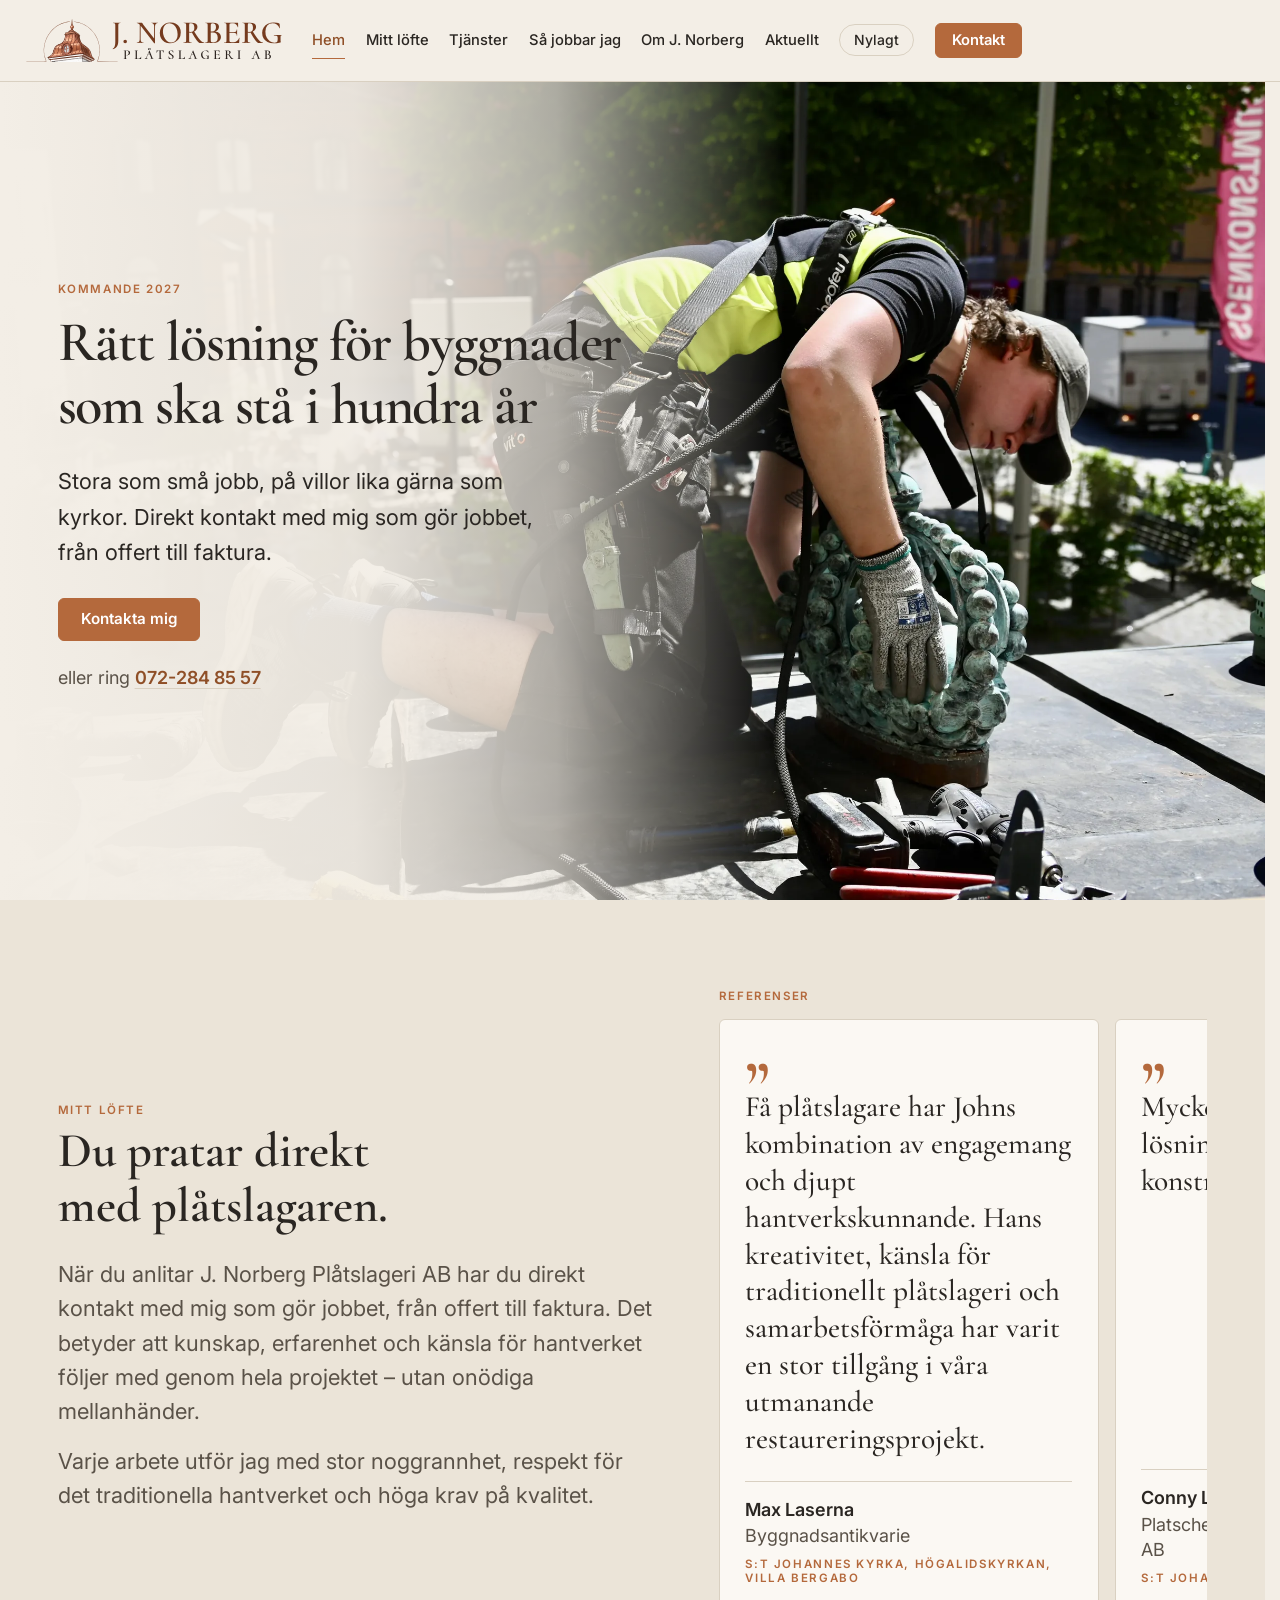
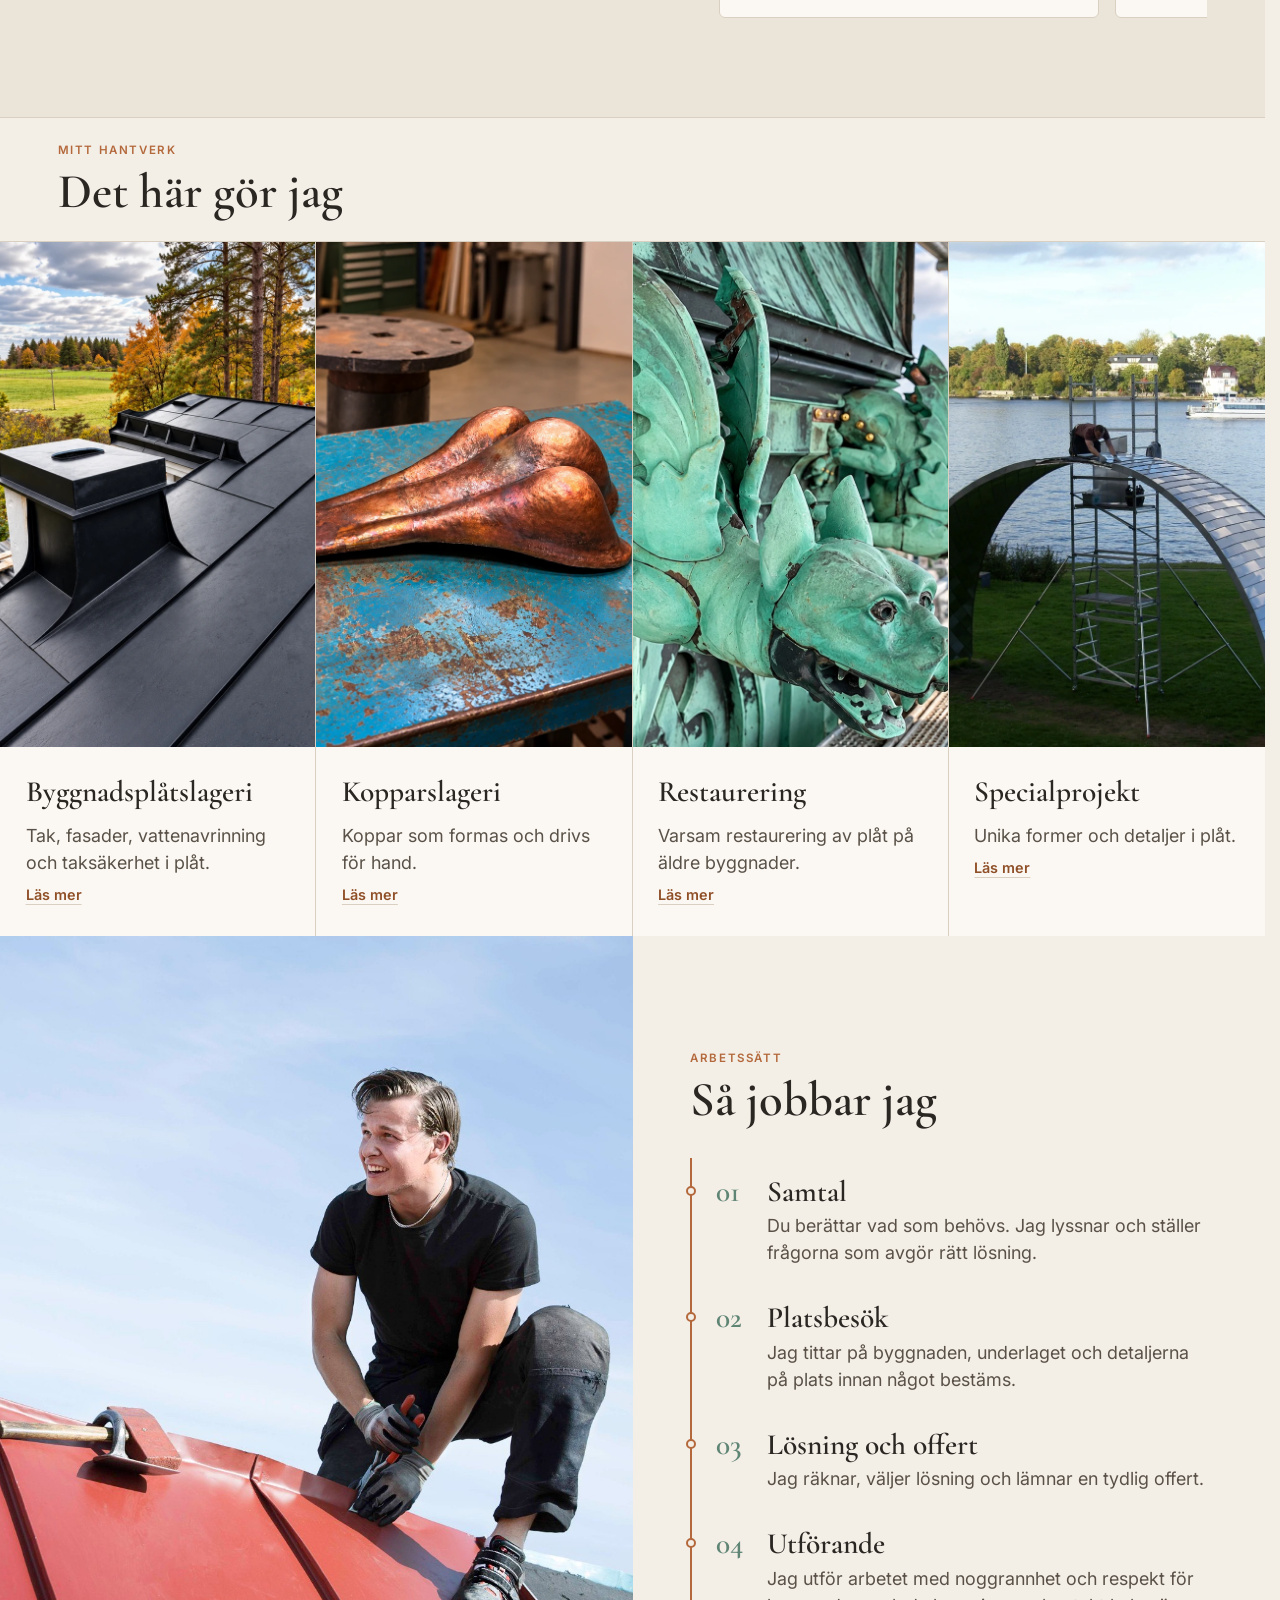
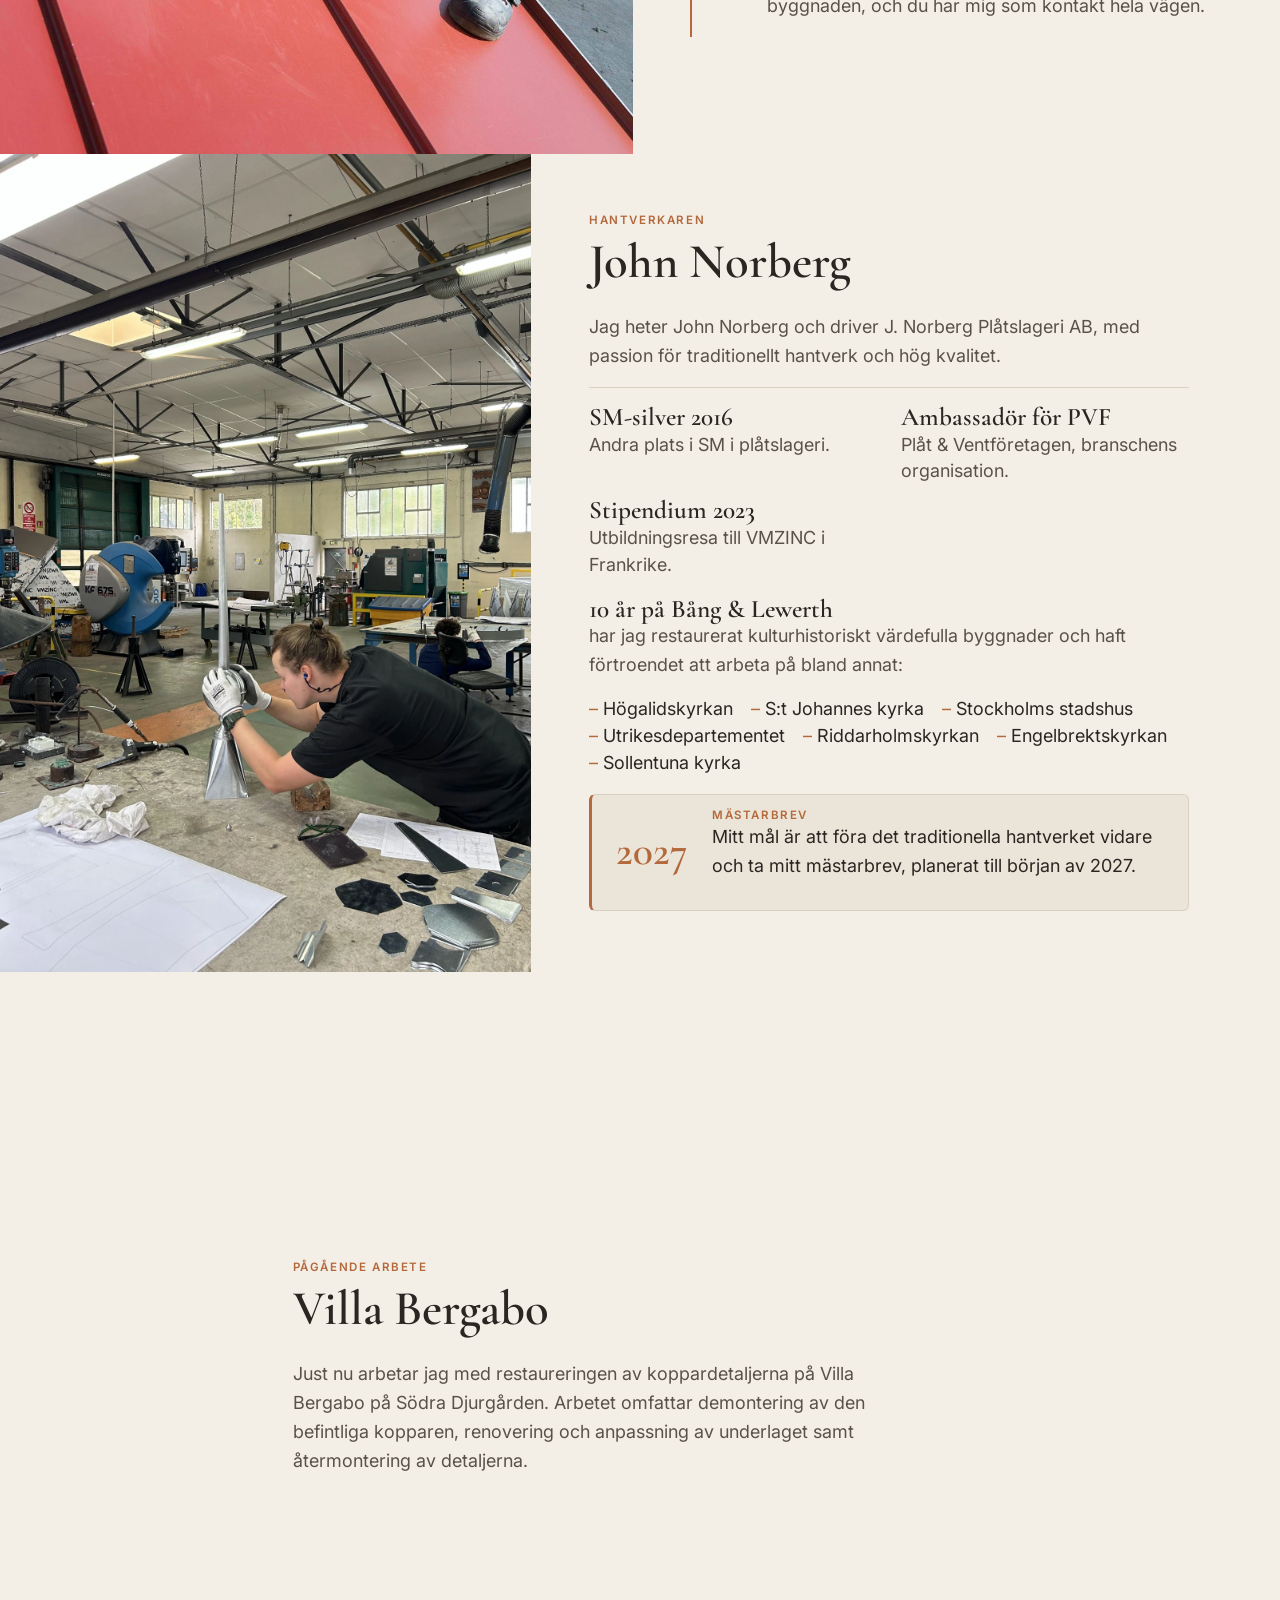
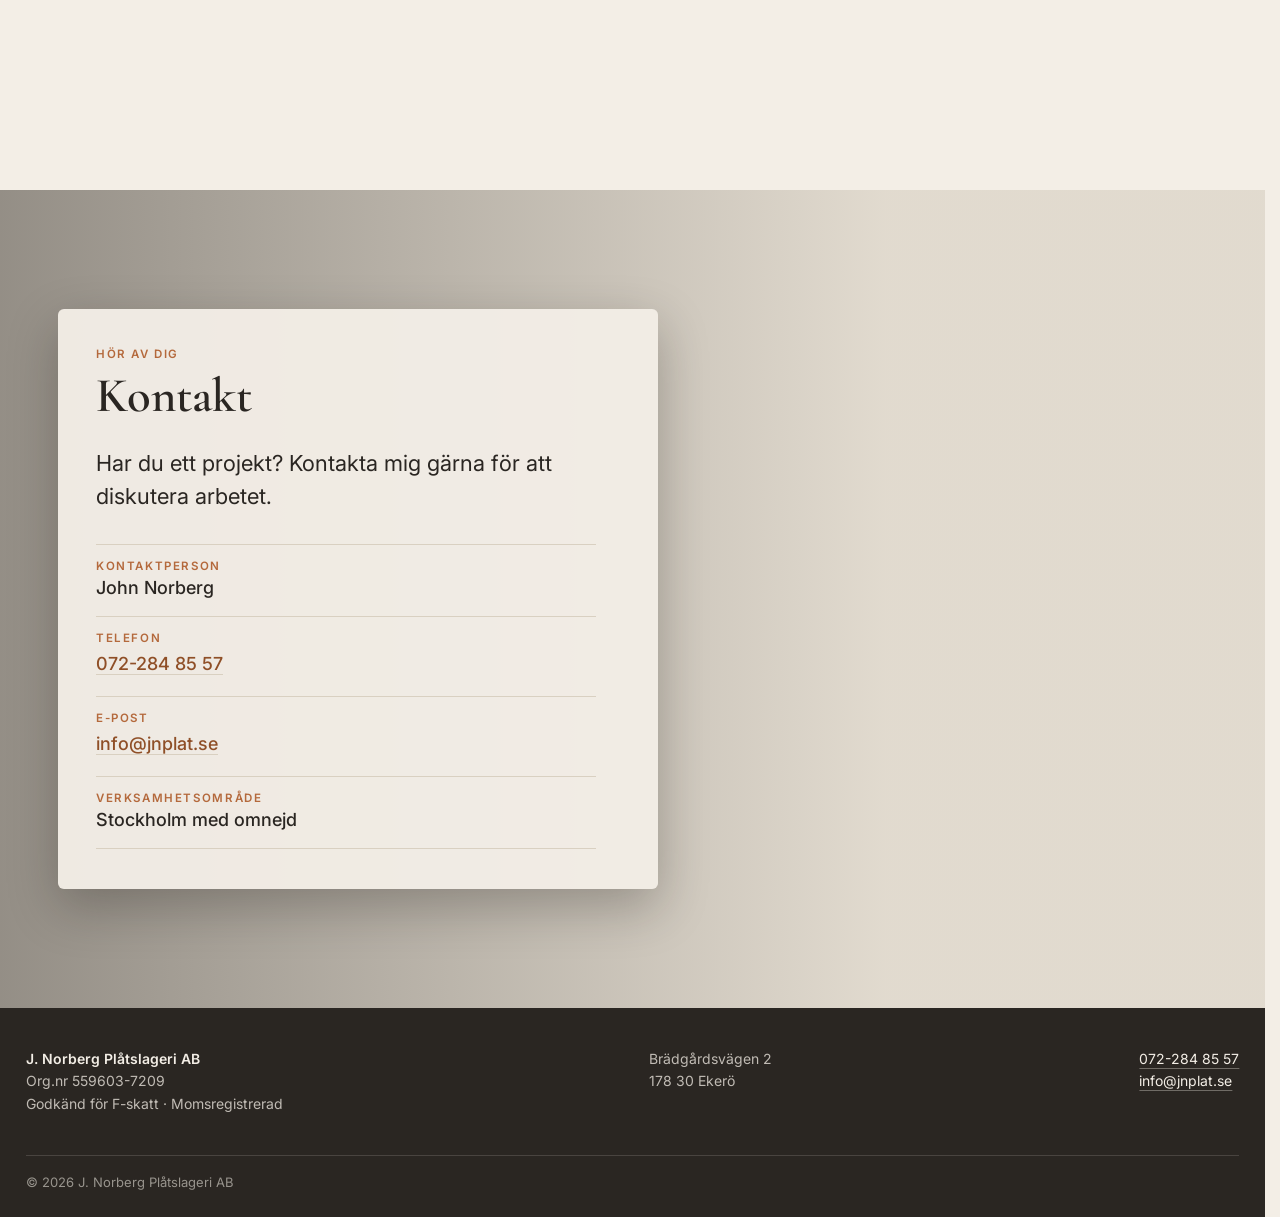
<file: index.html>
<!DOCTYPE html>
<html lang="sv">
<head>
  <meta charset="UTF-8"><script>try{if(localStorage.getItem("jnplat-tema")==="argron")document.documentElement.dataset.theme="argron"}catch(e){}</script>
  <meta name="viewport" content="width=device-width, initial-scale=1.0">
  <meta name="theme-color" content="#f3eee6">
  <link rel="canonical" href="https://jnplat.se/">
  <link rel="icon" href="logo/favicon-512.png" type="image/png" sizes="512x512">
  <link rel="icon" href="logo/favicon-32.png" type="image/png" sizes="32x32">
  <link rel="icon" href="logo/favicon-16.png" type="image/png" sizes="16x16">
  <link rel="apple-touch-icon" href="logo/apple-touch-icon.png">

  <!-- cms:seo -->
  <title>J. Norberg Plåtslageri AB | Plåtslageri i Stockholm</title>
  <meta name="description" content="J. Norberg Plåtslageri AB – traditionellt byggnadsplåtslageri, kopparslageri, restaurering och specialprojekt i Stockholm.">
  <meta property="og:type" content="website">
  <meta property="og:locale" content="sv_SE">
  <meta property="og:site_name" content="J. Norberg Plåtslageri AB">
  <meta property="og:title" content="J. Norberg Plåtslageri AB | Plåtslageri i Stockholm">
  <meta property="og:description" content="Traditionellt byggnadsplåtslageri, kopparslageri, restaurering och specialprojekt i Stockholm.">
  <meta property="og:url" content="https://jnplat.se/">
  <meta property="og:image" content="https://jnplat.se/images/social-share.png">
  <meta property="og:image:width" content="1200">
  <meta property="og:image:height" content="630">
  <meta name="twitter:card" content="summary_large_image">
  <meta name="twitter:image" content="https://jnplat.se/images/social-share.png">
  <!-- /cms:seo -->

  <link rel="preconnect" href="https://fonts.googleapis.com">
  <link rel="preconnect" href="https://fonts.gstatic.com" crossorigin>

  <link
    href="https://fonts.googleapis.com/css2?family=Cormorant+Garamond:wght@400;500;600&family=Inter:wght@400;500;600&display=swap"
    rel="stylesheet"
  >

  <link rel="stylesheet" href="tokens.css"><link rel="stylesheet" href="style.css">
  <link rel="stylesheet" href="header.css">

</head>

<body class="home-page">

  <header class="site-header">

    <div class="container nav-wrap">

      <a href="#hem" class="brand" aria-label="J. Norberg Plåtslageri AB">
        <img
          src="logo/J-NORBERG.svg"
          alt="J. Norberg Plåtslageri AB"
        >
      </a>

      <nav class="main-nav" aria-label="Huvudnavigation">

        <a
          href="#hem"
          class="nav-link active"
          data-section="hem"
        >
          Hem
        </a>

        <a
          href="#loftet"
          class="nav-link"
          data-section="loftet"
        >
          Mitt löfte
        </a>

        <!-- Tjänster med rullgardinsmeny på datorn (visas vid hovring) -->
        <div class="nav-item has-dropdown">
          <a
            href="#tjanster"
            class="nav-link"
            data-section="tjanster"
            aria-haspopup="true"
          >
            Tjänster
          </a>
          <div class="nav-dropdown">
            <a href="tjanster/byggnadsplatslageri.html">Byggnadsplåtslageri</a>
            <a href="tjanster/kopparslageri.html">Kopparslageri</a>
            <a href="tjanster/restaurering.html">Restaurering</a>
            <a href="tjanster/specialprojekt.html">Specialprojekt</a>
          </div>
        </div>

        <a
          href="#sa-jobbar-jag"
          class="nav-link"
          data-section="sa-jobbar-jag"
        >
          Så jobbar jag
        </a>

        <a
          href="#om"
          class="nav-link"
          data-section="om"
        >
          Om J. Norberg
        </a>

        <a
          href="#aktuellt"
          class="nav-link"
          data-section="aktuellt"
        >
          Aktuellt
        </a>

        <a
          href="#kontakt"
          class="nav-link header-contact"
          data-section="kontakt"
        >
          <span class="header-contact-label">Kontakt</span>
        </a>

      </nav>

    </div>

  </header>

  <main>

    <section
      class="hero-section"
      id="hem"
    >

      <div class="hero-grid">

        <div class="hero-content">

          <!-- cms:hem.eyebrow -->
          <p class="eyebrow">Kommande 2027</p>
          <!-- /cms:hem.eyebrow -->

          <!-- cms:hem.title -->
          <h1>Rätt lösning för byggnader som ska stå i hundra år</h1>
          <!-- /cms:hem.title -->

          <!-- cms:hem.text -->
          <p class="hero-text">Stora som små jobb, på villor lika gärna som kyrkor. Direkt kontakt med mig som gör jobbet, från offert till faktura.</p>
          <!-- /cms:hem.text -->

          <a href="#kontakt" class="btn">Kontakta mig</a>

          <!-- cms:hem.phone -->
          <p class="hero-phone">eller ring <a href="tel:0722848557">072-284 85 57</a></p>
          <!-- /cms:hem.phone -->

        </div>

        <div class="hero-image">

          <picture>
            <!-- cms:hem.image -->
            <img src="images/hero-bild.webp" alt="Plåtslageriarbete på tak" width="2400" height="1602" fetchpriority="high" decoding="async">
            <!-- /cms:hem.image -->
          </picture>

        </div>

      </div>

    </section>

    <section class="promise-section" id="loftet">

      <div class="promise-inner">

        <div class="promise-text">

          <!-- cms:loftet.eyebrow -->
          <p class="eyebrow">Mitt löfte</p>
          <!-- /cms:loftet.eyebrow -->

          <!-- cms:loftet.title -->
          <h2>Du pratar direkt med plåtslagaren.</h2>
          <!-- /cms:loftet.title -->

          <!-- cms:loftet.text -->
          <p>När du anlitar J. Norberg Plåtslageri AB har du direkt kontakt med mig som gör jobbet, från offert till faktura. Det betyder att kunskap, erfarenhet och känsla för hantverket följer med genom hela projektet – utan onödiga mellanhänder.</p>
          <p>Varje arbete utför jag med stor noggrannhet, respekt för det traditionella hantverket och höga krav på kvalitet.</p>
          <!-- /cms:loftet.text -->

        </div>

        <div class="trust-block">

          <!-- cms:loftet.quotesEyebrow -->
          <p class="eyebrow">Referenser</p>
          <!-- /cms:loftet.quotesEyebrow -->

          <div class="trust-quotes">

            <!-- cms:loftet.quotes -->
            <figure class="trust-quote">
              <blockquote>
                <p>Få plåtslagare har Johns kombination av engagemang och djupt hantverkskunnande. Hans kreativitet, känsla för traditionellt plåtslageri och samarbetsförmåga har varit en stor tillgång i våra utmanande restaureringsprojekt.</p>
              </blockquote>
              <figcaption>
                <span class="trust-name">Max Laserna</span>
                <span class="trust-role">Byggnadsantikvarie</span>
                <span class="trust-project">S:t Johannes kyrka, Högalidskyrkan, Villa Bergabo</span>
              </figcaption>
            </figure>

            <figure class="trust-quote">
              <blockquote>
                <p>Mycket kunnig och lösningsorienterad, en riktig konstnär med plåt.</p>
              </blockquote>
              <figcaption>
                <span class="trust-name">Conny Lundell</span>
                <span class="trust-role">Platschef, Kyrkans Byggmästarbolag AB</span>
                <span class="trust-project">S:t Johannes kyrka</span>
              </figcaption>
            </figure>
            <!-- /cms:loftet.quotes -->

          </div>

        </div>

      </div>

    </section>

    <section
      class="services-section"
      id="tjanster"
    >

      <div class="container">

        <div class="services-head">
          <!-- cms:tjanster.head -->
          <p class="eyebrow">Mitt hantverk</p>
          <h2>Det här gör jag</h2>
          <!-- /cms:tjanster.head -->
          <p class="services-hint">Svep för att se alla fyra <span aria-hidden="true">→</span></p>
        </div>

        <div class="services-grid">

          <!-- cms:tjanster.cards -->
          <a href="tjanster/byggnadsplatslageri.html" class="service-card">
            <div class="service-image">
              <picture>
                <source media="(orientation: landscape) and (max-height: 560px)" srcset="images/byggnadsplatslageri-mobil.webp" width="1672" height="941">
                <img src="images/byggnadsplatslageri-desktop.webp" alt="Byggnadsplåtslageri" width="942" height="1028" loading="lazy" decoding="async">
              </picture>
            </div>
            <div class="service-info">
              <h3>Byggnadsplåtslageri</h3>
              <p>Tak, fasader, vattenavrinning och taksäkerhet i plåt.</p>
              <span class="service-more">Läs mer</span>
            </div>
          </a>

          <a href="tjanster/kopparslageri.html" class="service-card">
            <div class="service-image">
              <picture>
                <source media="(orientation: landscape) and (max-height: 560px)" srcset="images/kopparslageri-mobil.webp" width="1672" height="941">
                <img src="images/kopparslageri-desktop.webp" alt="Kopparslageri" width="942" height="1028" loading="lazy" decoding="async">
              </picture>
            </div>
            <div class="service-info">
              <h3>Kopparslageri</h3>
              <p>Koppar som formas och drivs för hand.</p>
              <span class="service-more">Läs mer</span>
            </div>
          </a>

          <a href="tjanster/restaurering.html" class="service-card">
            <div class="service-image">
              <picture>
                <source media="(orientation: landscape) and (max-height: 560px)" srcset="images/restaurering-mobil.webp" width="1672" height="941">
                <img src="images/restaurering-desktop.webp" alt="Restaurering" width="942" height="1028" loading="lazy" decoding="async">
              </picture>
            </div>
            <div class="service-info">
              <h3>Restaurering</h3>
              <p>Varsam restaurering av plåt på äldre byggnader.</p>
              <span class="service-more">Läs mer</span>
            </div>
          </a>

          <a href="tjanster/specialprojekt.html" class="service-card">
            <div class="service-image">
              <picture>
                <source media="(orientation: landscape) and (max-height: 560px)" srcset="images/specialprojekt-mobil.webp" width="2048" height="1152">
                <img src="images/specialprojekt-desktop.webp" alt="Specialprojekt" width="942" height="1028" loading="lazy" decoding="async">
              </picture>
            </div>
            <div class="service-info">
              <h3>Specialprojekt</h3>
              <p>Unika former och detaljer i plåt.</p>
              <span class="service-more">Läs mer</span>
            </div>
          </a>
          <!-- /cms:tjanster.cards -->

        </div>

      </div>

    </section>

    <section class="process-section" id="sa-jobbar-jag">

      <div class="process-inner">

        <figure class="process-photo">
          <!-- cms:saJobbarJag.image -->
          <img src="images/sa-jobbar-jag.jpg" alt="John Norberg falsar ett plåttak" width="2000" height="1333" loading="lazy" decoding="async">
          <!-- /cms:saJobbarJag.image -->
        </figure>

        <div class="process-body">

        <div class="process-head">
          <!-- cms:saJobbarJag.eyebrow -->
          <p class="eyebrow">Arbetssätt</p>
          <!-- /cms:saJobbarJag.eyebrow -->
          <!-- cms:saJobbarJag.title -->
          <h2>Så jobbar jag</h2>
          <!-- /cms:saJobbarJag.title -->
        </div>

        <ol class="process-steps">
<!-- cms:saJobbarJag.steps -->
<li>
  <span class="process-number">01</span>
  <h3>Samtal</h3>
  <p>Du berättar vad som behövs. Jag lyssnar och ställer frågorna som avgör rätt lösning.</p>
</li>

<li>
  <span class="process-number">02</span>
  <h3>Platsbesök</h3>
  <p>Jag tittar på byggnaden, underlaget och detaljerna på plats innan något bestäms.</p>
</li>

<li>
  <span class="process-number">03</span>
  <h3>Lösning och offert</h3>
  <p>Jag räknar, väljer lösning och lämnar en tydlig offert.</p>
</li>

<li>
  <span class="process-number">04</span>
  <h3>Utförande</h3>
  <p>Jag utför arbetet med noggrannhet och respekt för byggnaden, och du har mig som kontakt hela vägen.</p>
</li>
<!-- /cms:saJobbarJag.steps -->
        </ol>

        </div>

      </div>

    </section>

    <section
      class="about-section"
      id="om"
    >

      <div class="container">

        <div class="about-grid">

          <div class="about-image">

            <picture>
              <!-- cms:om.image -->
              <img src="images/om-j-norberg-desktop.webp" alt="John Norberg arbetar i plåtverkstaden" width="1536" height="2048" loading="lazy" decoding="async">
              <!-- /cms:om.image -->
            </picture>

          </div>

          <div class="about-content">

            <!-- cms:om.eyebrow -->
            <p class="eyebrow">Hantverkaren</p>
            <!-- /cms:om.eyebrow -->
            <!-- cms:om.title -->
            <h2>John Norberg</h2>
            <!-- /cms:om.title -->

            <!-- cms:om.text -->
            <p>Jag heter John Norberg och driver J. Norberg Plåtslageri AB, med passion för traditionellt hantverk och hög kvalitet.</p>
            <!-- /cms:om.text -->

            <ul class="about-merits">
              <!-- cms:om.merits -->
              <li><strong>SM-silver 2016</strong> Andra plats i SM i plåtslageri.</li>
              <li><strong>Ambassadör för PVF</strong> Plåt &amp; Ventföretagen, branschens organisation.</li>
              <li><strong>Stipendium 2023</strong> Utbildningsresa till VMZINC i Frankrike.</li>
              <!-- /cms:om.merits -->
            </ul>

            <!-- cms:om.projectsIntro -->
            <p class="about-projects-intro"><strong>10 år på Bång &amp; Lewerth</strong>
            har jag restaurerat kulturhistoriskt värdefulla byggnader och haft förtroendet att arbeta på bland annat:</p>
            <!-- /cms:om.projectsIntro -->

            <ul class="about-projects">
              <!-- cms:om.projects -->
              <li>Högalidskyrkan</li>
              <li>S:t Johannes kyrka</li>
              <li>Stockholms stadshus</li>
              <li>Utrikesdepartementet</li>
              <li>Riddarholmskyrkan</li>
              <li>Engelbrektskyrkan</li>
              <li>Sollentuna kyrka</li>
              <!-- /cms:om.projects -->
            </ul>

            <!-- cms:om.goal -->
            <div class="about-master">
              <span class="about-master-year">2027</span>
              <p><strong>Mästarbrev</strong>
              Mitt mål är att föra det traditionella hantverket vidare och ta mitt mästarbrev, planerat till början av 2027.</p>
            </div>
            <!-- /cms:om.goal -->

          </div>

        </div>

      </div>

    </section>

    <section
      class="current-section"
      id="aktuellt"
    >

      <div class="container">

        <div class="current-project">

          <div class="current-gallery">

            <figure class="current-image current-image-main">

              <!-- cms:aktuellt.image -->
              <!-- /cms:aktuellt.image -->

            </figure>

          </div>

          <div class="current-content">

            <!-- cms:aktuellt.eyebrow -->
            <p class="eyebrow">Pågående arbete</p>
            <!-- /cms:aktuellt.eyebrow -->
            <!-- cms:aktuellt.title -->
            <h2>Villa Bergabo</h2>
            <!-- /cms:aktuellt.title -->

            <!-- cms:aktuellt.text -->
            <p>Just nu arbetar jag med restaureringen av koppardetaljerna på Villa Bergabo på Södra Djurgården. Arbetet omfattar demontering av den befintliga kopparen, renovering och anpassning av underlaget samt återmontering av detaljerna.</p>
            <!-- /cms:aktuellt.text -->

            <!-- cms:aktuellt.link -->
            <!-- /cms:aktuellt.link -->

          </div>

        </div>

      </div>

    </section>

    <section
      class="contact-section"
      id="kontakt"
    >

      <div class="contact-background">

        <!-- cms:kontakt.image -->
        <picture>
          <source media="(orientation: landscape)" srcset="images/st-johannes-bred.webp" width="1672" height="941">
          <img src="images/st-johannes.webp" alt="Kopparplåt och tegel vid St Johannes" width="1200" height="2133" loading="lazy" decoding="async">
        </picture>
        <!-- /cms:kontakt.image -->

      </div>

      <div class="contact-panel">

        <div class="contact-content">

          <!-- cms:kontakt.eyebrow -->
          <p class="eyebrow">Hör av dig</p>
          <!-- /cms:kontakt.eyebrow -->
          <!-- cms:kontakt.title -->
          <h2>Kontakt</h2>
          <!-- /cms:kontakt.title -->

          <!-- cms:kontakt.text -->
          <p class="contact-intro">Har du ett projekt? Kontakta mig gärna för att diskutera arbetet.</p>
          <!-- /cms:kontakt.text -->

          <div class="contact-details">

            <!-- cms:kontakt.details -->
            <div class="contact-item">
              <span>Kontaktperson</span>
              <p>John Norberg</p>
            </div>

            <div class="contact-item">
              <span>Telefon</span>
              <a href="tel:0722848557">072-284 85 57</a>
            </div>

            <div class="contact-item">
              <span>E-post</span>
              <a href="mailto:info@jnplat.se">info@jnplat.se</a>
            </div>

            <div class="contact-item">
              <span>Verksamhetsområde</span>
              <p>Stockholm med omnejd</p>
            </div>
            <!-- /cms:kontakt.details -->

          </div>

        </div>

      </div>

    </section>

  </main>

  <footer class="site-footer">

    <!-- cms:footer -->
    <div class="container footer-inner">
      <div class="footer-col">
        <p class="footer-name">J. Norberg Plåtslageri AB</p>
        <p>Org.nr 559603-7209</p>
        <p>Godkänd för F-skatt · Momsregistrerad</p>
      </div>
      <div class="footer-col">
        <p>Brädgårdsvägen 2</p>
        <p>178 30 Ekerö</p>
      </div>
      <div class="footer-col">
        <p><a href="tel:0722848557">072-284 85 57</a></p>
        <p><a href="mailto:info@jnplat.se">info@jnplat.se</a></p>
      </div>
    </div>
    <p class="container footer-copy">© 2026 J. Norberg Plåtslageri AB</p>
    <!-- /cms:footer -->

  </footer>

  <script src="menu.js"></script>
  <script src="script.js"></script>

</body>
</html>
</file>
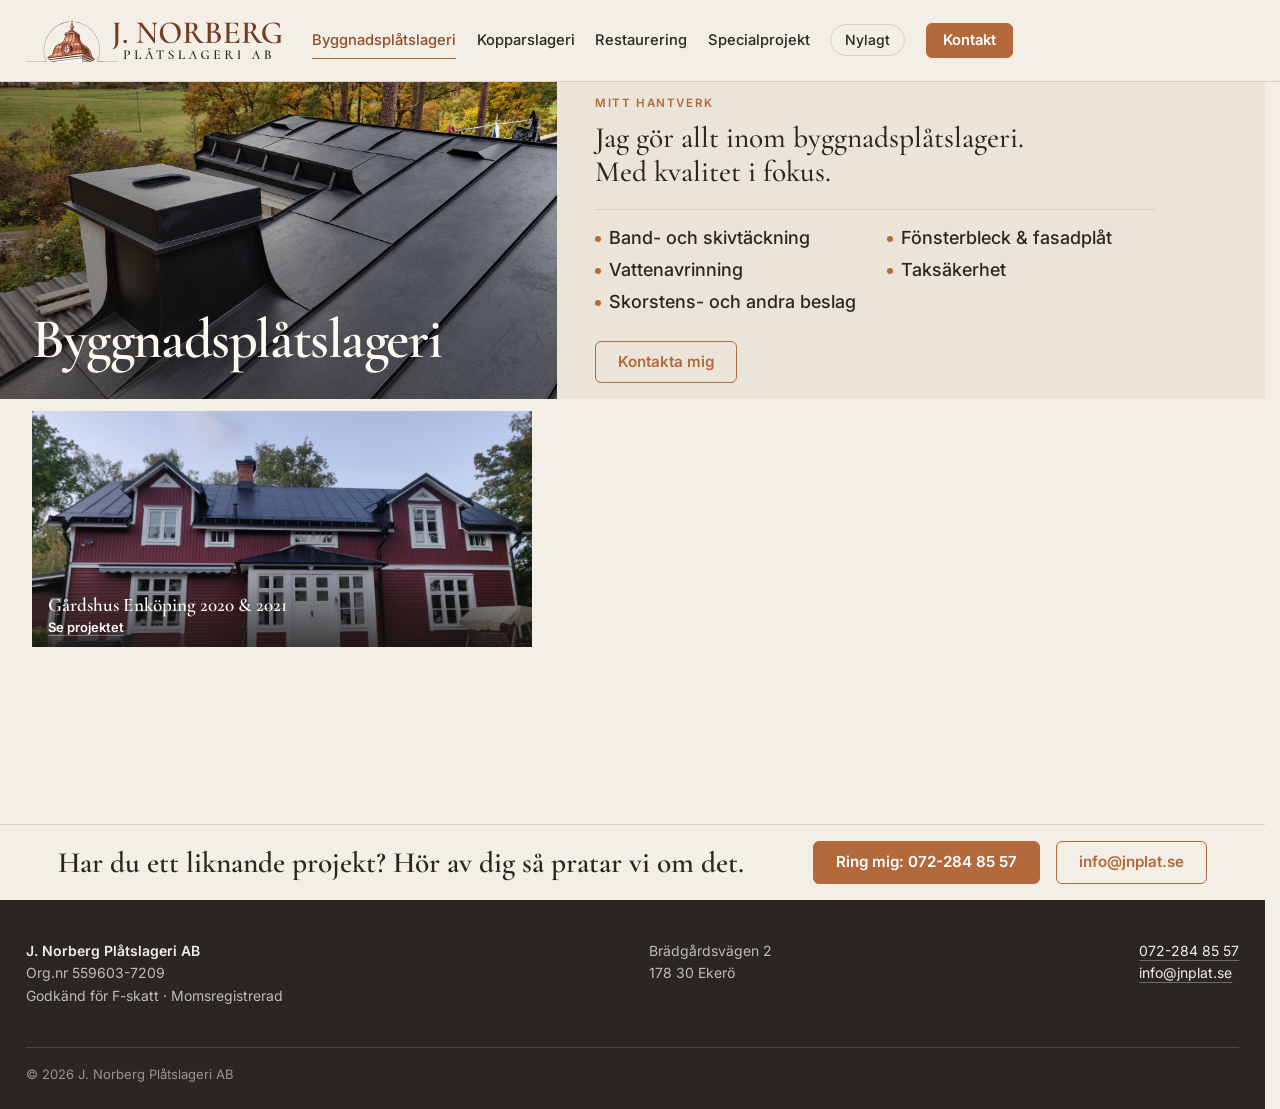
<file: tjanster/byggnadsplatslageri.html>
<!DOCTYPE html>
<html lang="sv"><head><meta charset="UTF-8"><script>try{if(localStorage.getItem("jnplat-tema")==="argron")document.documentElement.dataset.theme="argron"}catch(e){}</script><meta name="viewport" content="width=device-width, initial-scale=1.0"><meta name="theme-color" content="#f3eee6">

<!-- cms:seo -->
<title>Byggnadsplåtslageri | J. Norberg Plåtslageri AB</title><meta name="description" content="Traditionellt byggnadsplåtslageri med fokus på noggrant utförande, hållbarhet och detaljer.">
<!-- /cms:seo -->

<link rel="icon" href="../logo/favicon-32.png" type="image/png"><link rel="preconnect" href="https://fonts.googleapis.com"><link rel="preconnect" href="https://fonts.gstatic.com" crossorigin><link href="https://fonts.googleapis.com/css2?family=Cormorant+Garamond:wght@400;500;600&family=Inter:wght@400;500;600&display=swap" rel="stylesheet"><link rel="stylesheet" href="../tokens.css"><link rel="stylesheet" href="../style.css"><link rel="stylesheet" href="../undersidor.css">
  <link rel="stylesheet" href="../header.css">
</head><body class="inner-page service-page" data-service="byggnadsplatslageri">
<header class="site-header"><div class="container nav-wrap">
<a href="../index.html#hem" class="brand" aria-label="J. Norberg Plåtslageri AB – startsida"><img src="../logo/J-NORBERG.svg" alt="J. Norberg Plåtslageri AB"></a>
<nav class="main-nav" aria-label="Huvudnavigation">
<a href="byggnadsplatslageri.html" class="nav-link active" data-service-link="byggnadsplatslageri">Byggnadsplåtslageri</a>
<a href="kopparslageri.html" class="nav-link " data-service-link="kopparslageri">Kopparslageri</a>
<a href="restaurering.html" class="nav-link " data-service-link="restaurering">Restaurering</a>
<a href="specialprojekt.html" class="nav-link " data-service-link="specialprojekt">Specialprojekt</a>
<a href="../index.html#kontakt" class="nav-link header-contact"><span class="header-contact-label">Kontakt</span></a>
</nav></div></header>
<main class="inner-main">
<section class="service-showcase" aria-label="Byggnadsplåtslageri och utvalda projekt">
  <div class="service-showcase-top">
    <div class="detail-hero service-image-hero"><picture class="service-hero-picture"><!-- cms:image -->
<img src="../images/byggnadsplatslageri-mobil.webp" alt="Byggnadsplåtslageri" width="1672" height="941" fetchpriority="high">
<!-- /cms:image --></picture><div class="detail-hero-shade"></div><div class="detail-hero-title"><h1>Byggnadsplåtslageri</h1></div></div>
    <div class="service-copy"><!-- cms:copy -->
<p class="eyebrow">Mitt hantverk</p>
<p class="intro-lead">Jag gör allt inom byggnadsplåtslageri. Med kvalitet i fokus.</p>
<ul class="service-points"><li>Band- och skivtäckning</li><li>Fönsterbleck &amp; fasadplåt</li><li>Vattenavrinning</li><li>Taksäkerhet</li><li>Skorstens- och andra beslag</li></ul>
<!-- /cms:copy --><a class="text-link" href="../index.html#kontakt">Kontakta mig</a></div>
  </div>
  <div class="service-projects">
    <button class="project-carousel-prev project-side-arrow" type="button" aria-label="Föregående projekt">←</button>
    <div class="project-carousel" data-project-list="byggnadsplatslageri" tabindex="0" aria-label="Projektkarusell"><p class="empty-projects">Projekt och referenser publiceras här.</p></div>
    <button class="project-carousel-next project-side-arrow" type="button" aria-label="Nästa projekt">→</button>
  </div>
  <div class="service-contact">
    <!-- cms:contact -->
    <p>Har du ett liknande projekt? Hör av dig så pratar vi om det.</p>
    <div class="service-contact-links"><a class="btn" href="tel:0722848557">Ring mig: 072-284 85 57</a><a class="btn btn--ghost" href="mailto:info@jnplat.se">info@jnplat.se</a></div>
    <!-- /cms:contact -->
  </div>
</section>
</main>
<footer class="site-footer">
  <!-- cms:footer -->
  <div class="container footer-inner">
    <div class="footer-col">
      <p class="footer-name">J. Norberg Plåtslageri AB</p>
      <p>Org.nr 559603-7209</p>
      <p>Godkänd för F-skatt · Momsregistrerad</p>
    </div>
    <div class="footer-col">
      <p>Brädgårdsvägen 2</p>
      <p>178 30 Ekerö</p>
    </div>
    <div class="footer-col">
      <p><a href="tel:0722848557">072-284 85 57</a></p>
      <p><a href="mailto:info@jnplat.se">info@jnplat.se</a></p>
    </div>
  </div>
  <p class="container footer-copy">© 2026 J. Norberg Plåtslageri AB</p>
  <!-- /cms:footer -->
</footer>
<script src="../menu.js" data-base="../"></script><script src="../site-utils.js"></script><script src="../service.js"></script></body></html>
</file>
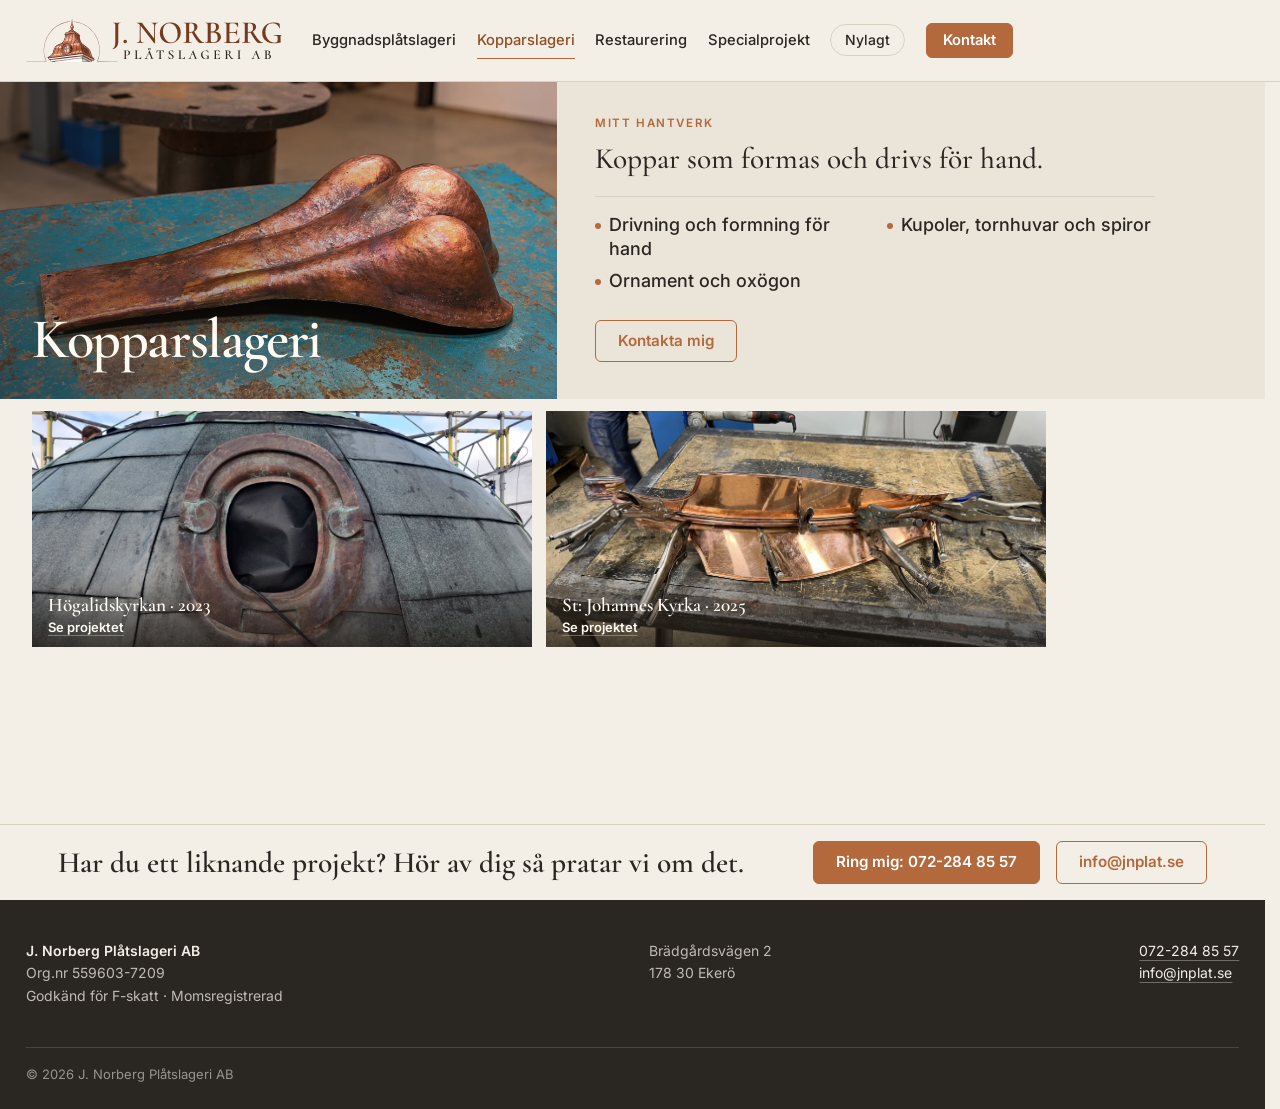
<file: tjanster/kopparslageri.html>
<!DOCTYPE html>
<html lang="sv"><head><meta charset="UTF-8"><script>try{if(localStorage.getItem("jnplat-tema")==="argron")document.documentElement.dataset.theme="argron"}catch(e){}</script><meta name="viewport" content="width=device-width, initial-scale=1.0"><meta name="theme-color" content="#f3eee6">

<!-- cms:seo -->
<title>Kopparslageri | J. Norberg Plåtslageri AB</title><meta name="description" content="Tillverkning och bearbetning av koppar för tak, fasader och arkitektoniska detaljer.">
<!-- /cms:seo -->

<link rel="icon" href="../logo/favicon-32.png" type="image/png"><link rel="preconnect" href="https://fonts.googleapis.com"><link rel="preconnect" href="https://fonts.gstatic.com" crossorigin><link href="https://fonts.googleapis.com/css2?family=Cormorant+Garamond:wght@400;500;600&family=Inter:wght@400;500;600&display=swap" rel="stylesheet"><link rel="stylesheet" href="../tokens.css"><link rel="stylesheet" href="../style.css"><link rel="stylesheet" href="../undersidor.css">
  <link rel="stylesheet" href="../header.css">
</head><body class="inner-page service-page" data-service="kopparslageri">
<header class="site-header"><div class="container nav-wrap">
<a href="../index.html#hem" class="brand" aria-label="J. Norberg Plåtslageri AB – startsida"><img src="../logo/J-NORBERG.svg" alt="J. Norberg Plåtslageri AB"></a>
<nav class="main-nav" aria-label="Huvudnavigation">
<a href="byggnadsplatslageri.html" class="nav-link " data-service-link="byggnadsplatslageri">Byggnadsplåtslageri</a>
<a href="kopparslageri.html" class="nav-link active" data-service-link="kopparslageri">Kopparslageri</a>
<a href="restaurering.html" class="nav-link " data-service-link="restaurering">Restaurering</a>
<a href="specialprojekt.html" class="nav-link " data-service-link="specialprojekt">Specialprojekt</a>
<a href="../index.html#kontakt" class="nav-link header-contact"><span class="header-contact-label">Kontakt</span></a>
</nav></div></header>
<main class="inner-main">
<section class="service-showcase" aria-label="Kopparslageri och utvalda projekt">
  <div class="service-showcase-top">
    <div class="detail-hero service-image-hero"><picture class="service-hero-picture"><!-- cms:image -->
<img src="../images/kopparslageri-mobil.webp" alt="Kopparslageri" width="1672" height="941" fetchpriority="high">
<!-- /cms:image --></picture><div class="detail-hero-shade"></div><div class="detail-hero-title"><h1>Kopparslageri</h1></div></div>
    <div class="service-copy"><!-- cms:copy -->
<p class="eyebrow">Mitt hantverk</p>
<p class="intro-lead">Koppar som formas och drivs för hand.</p>
<ul class="service-points"><li>Drivning och formning för hand</li><li>Kupoler, tornhuvar och spiror</li><li>Ornament och oxögon</li></ul>
<!-- /cms:copy --><a class="text-link" href="../index.html#kontakt">Kontakta mig</a></div>
  </div>
  <div class="service-projects">
    <button class="project-carousel-prev project-side-arrow" type="button" aria-label="Föregående projekt">←</button>
    <div class="project-carousel" data-project-list="kopparslageri" tabindex="0" aria-label="Projektkarusell"><p class="empty-projects">Projekt och referenser publiceras här.</p></div>
    <button class="project-carousel-next project-side-arrow" type="button" aria-label="Nästa projekt">→</button>
  </div>
  <div class="service-contact">
    <!-- cms:contact -->
    <p>Har du ett liknande projekt? Hör av dig så pratar vi om det.</p>
    <div class="service-contact-links"><a class="btn" href="tel:0722848557">Ring mig: 072-284 85 57</a><a class="btn btn--ghost" href="mailto:info@jnplat.se">info@jnplat.se</a></div>
    <!-- /cms:contact -->
  </div>
</section>
</main>
<footer class="site-footer">
  <!-- cms:footer -->
  <div class="container footer-inner">
    <div class="footer-col">
      <p class="footer-name">J. Norberg Plåtslageri AB</p>
      <p>Org.nr 559603-7209</p>
      <p>Godkänd för F-skatt · Momsregistrerad</p>
    </div>
    <div class="footer-col">
      <p>Brädgårdsvägen 2</p>
      <p>178 30 Ekerö</p>
    </div>
    <div class="footer-col">
      <p><a href="tel:0722848557">072-284 85 57</a></p>
      <p><a href="mailto:info@jnplat.se">info@jnplat.se</a></p>
    </div>
  </div>
  <p class="container footer-copy">© 2026 J. Norberg Plåtslageri AB</p>
  <!-- /cms:footer -->
</footer>
<script src="../menu.js" data-base="../"></script><script src="../site-utils.js"></script><script src="../service.js"></script></body></html>
</file>
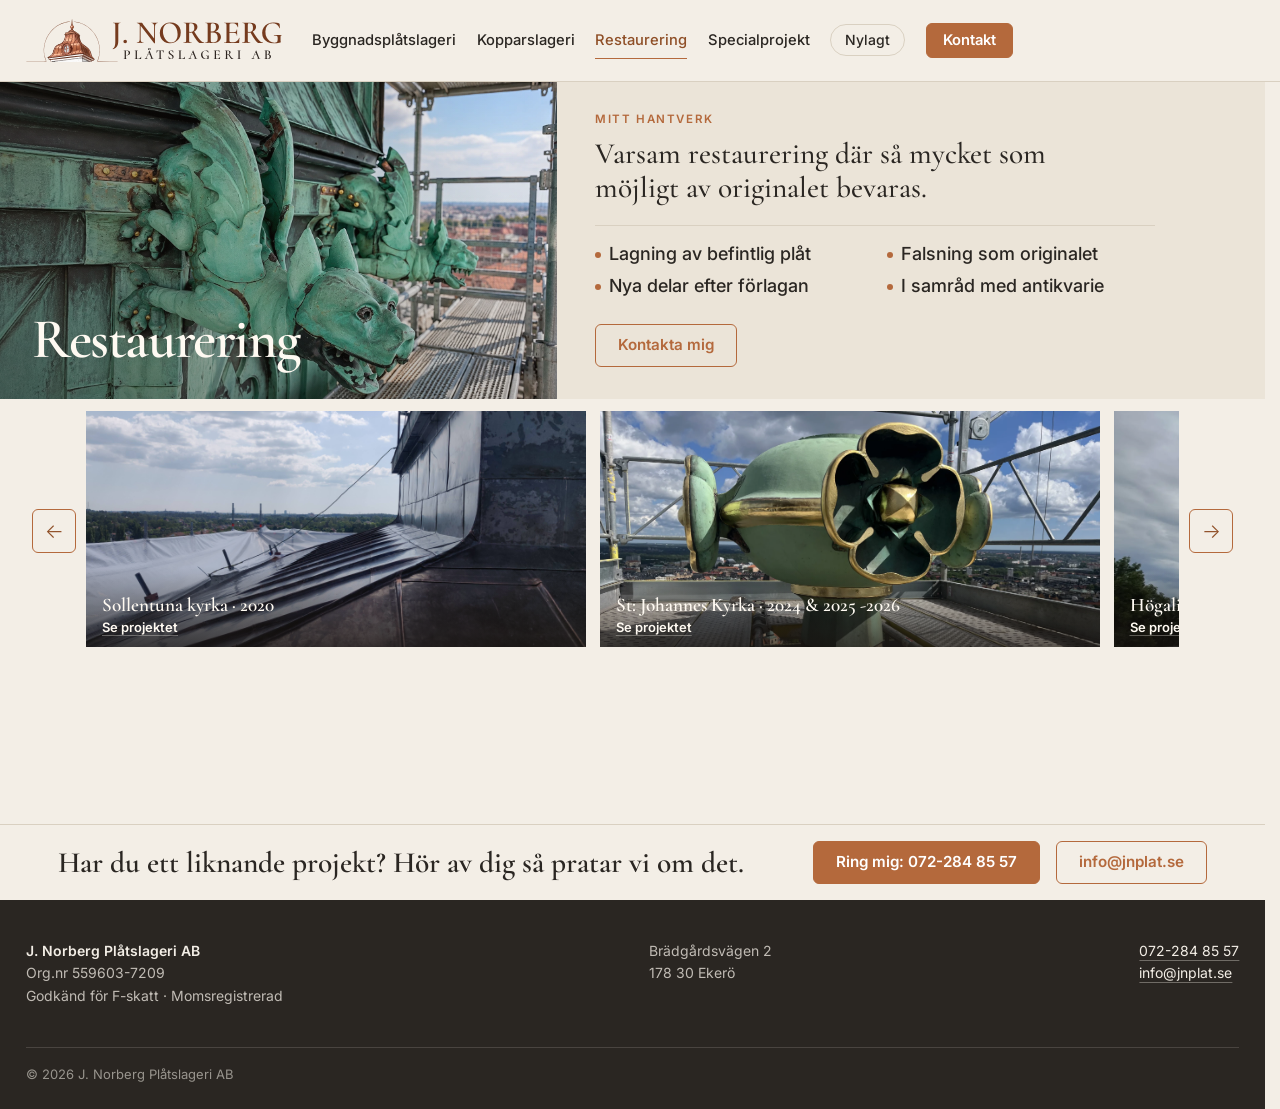
<file: tjanster/restaurering.html>
<!DOCTYPE html>
<html lang="sv"><head><meta charset="UTF-8"><script>try{if(localStorage.getItem("jnplat-tema")==="argron")document.documentElement.dataset.theme="argron"}catch(e){}</script><meta name="viewport" content="width=device-width, initial-scale=1.0"><meta name="theme-color" content="#f3eee6">

<!-- cms:seo -->
<title>Restaurering | J. Norberg Plåtslageri AB</title><meta name="description" content="Restaurering av äldre och kulturhistoriska byggnader med respekt för originalets uttryck.">
<!-- /cms:seo -->

<link rel="icon" href="../logo/favicon-32.png" type="image/png"><link rel="preconnect" href="https://fonts.googleapis.com"><link rel="preconnect" href="https://fonts.gstatic.com" crossorigin><link href="https://fonts.googleapis.com/css2?family=Cormorant+Garamond:wght@400;500;600&family=Inter:wght@400;500;600&display=swap" rel="stylesheet"><link rel="stylesheet" href="../tokens.css"><link rel="stylesheet" href="../style.css"><link rel="stylesheet" href="../undersidor.css">
  <link rel="stylesheet" href="../header.css">
</head><body class="inner-page service-page" data-service="restaurering">
<header class="site-header"><div class="container nav-wrap">
<a href="../index.html#hem" class="brand" aria-label="J. Norberg Plåtslageri AB – startsida"><img src="../logo/J-NORBERG.svg" alt="J. Norberg Plåtslageri AB"></a>
<nav class="main-nav" aria-label="Huvudnavigation">
<a href="byggnadsplatslageri.html" class="nav-link " data-service-link="byggnadsplatslageri">Byggnadsplåtslageri</a>
<a href="kopparslageri.html" class="nav-link " data-service-link="kopparslageri">Kopparslageri</a>
<a href="restaurering.html" class="nav-link active" data-service-link="restaurering">Restaurering</a>
<a href="specialprojekt.html" class="nav-link " data-service-link="specialprojekt">Specialprojekt</a>
<a href="../index.html#kontakt" class="nav-link header-contact"><span class="header-contact-label">Kontakt</span></a>
</nav></div></header>
<main class="inner-main">
<section class="service-showcase" aria-label="Restaurering och utvalda projekt">
  <div class="service-showcase-top">
    <div class="detail-hero service-image-hero"><picture class="service-hero-picture"><!-- cms:image -->
<img src="../images/restaurering-mobil.webp" alt="Restaurering" width="1672" height="941" fetchpriority="high">
<!-- /cms:image --></picture><div class="detail-hero-shade"></div><div class="detail-hero-title"><h1>Restaurering</h1></div></div>
    <div class="service-copy"><!-- cms:copy -->
<p class="eyebrow">Mitt hantverk</p>
<p class="intro-lead">Varsam restaurering där så mycket som möjligt av originalet bevaras.</p>
<ul class="service-points"><li>Lagning av befintlig plåt</li><li>Falsning som originalet</li><li>Nya delar efter förlagan</li><li>I samråd med antikvarie</li></ul>
<!-- /cms:copy --><a class="text-link" href="../index.html#kontakt">Kontakta mig</a></div>
  </div>
  <div class="service-projects">
    <button class="project-carousel-prev project-side-arrow" type="button" aria-label="Föregående projekt">←</button>
    <div class="project-carousel" data-project-list="restaurering" tabindex="0" aria-label="Projektkarusell"><p class="empty-projects">Projekt och referenser publiceras här.</p></div>
    <button class="project-carousel-next project-side-arrow" type="button" aria-label="Nästa projekt">→</button>
  </div>
  <div class="service-contact">
    <!-- cms:contact -->
    <p>Har du ett liknande projekt? Hör av dig så pratar vi om det.</p>
    <div class="service-contact-links"><a class="btn" href="tel:0722848557">Ring mig: 072-284 85 57</a><a class="btn btn--ghost" href="mailto:info@jnplat.se">info@jnplat.se</a></div>
    <!-- /cms:contact -->
  </div>
</section>
</main>
<footer class="site-footer">
  <!-- cms:footer -->
  <div class="container footer-inner">
    <div class="footer-col">
      <p class="footer-name">J. Norberg Plåtslageri AB</p>
      <p>Org.nr 559603-7209</p>
      <p>Godkänd för F-skatt · Momsregistrerad</p>
    </div>
    <div class="footer-col">
      <p>Brädgårdsvägen 2</p>
      <p>178 30 Ekerö</p>
    </div>
    <div class="footer-col">
      <p><a href="tel:0722848557">072-284 85 57</a></p>
      <p><a href="mailto:info@jnplat.se">info@jnplat.se</a></p>
    </div>
  </div>
  <p class="container footer-copy">© 2026 J. Norberg Plåtslageri AB</p>
  <!-- /cms:footer -->
</footer>
<script src="../menu.js" data-base="../"></script><script src="../site-utils.js"></script><script src="../service.js"></script></body></html>
</file>
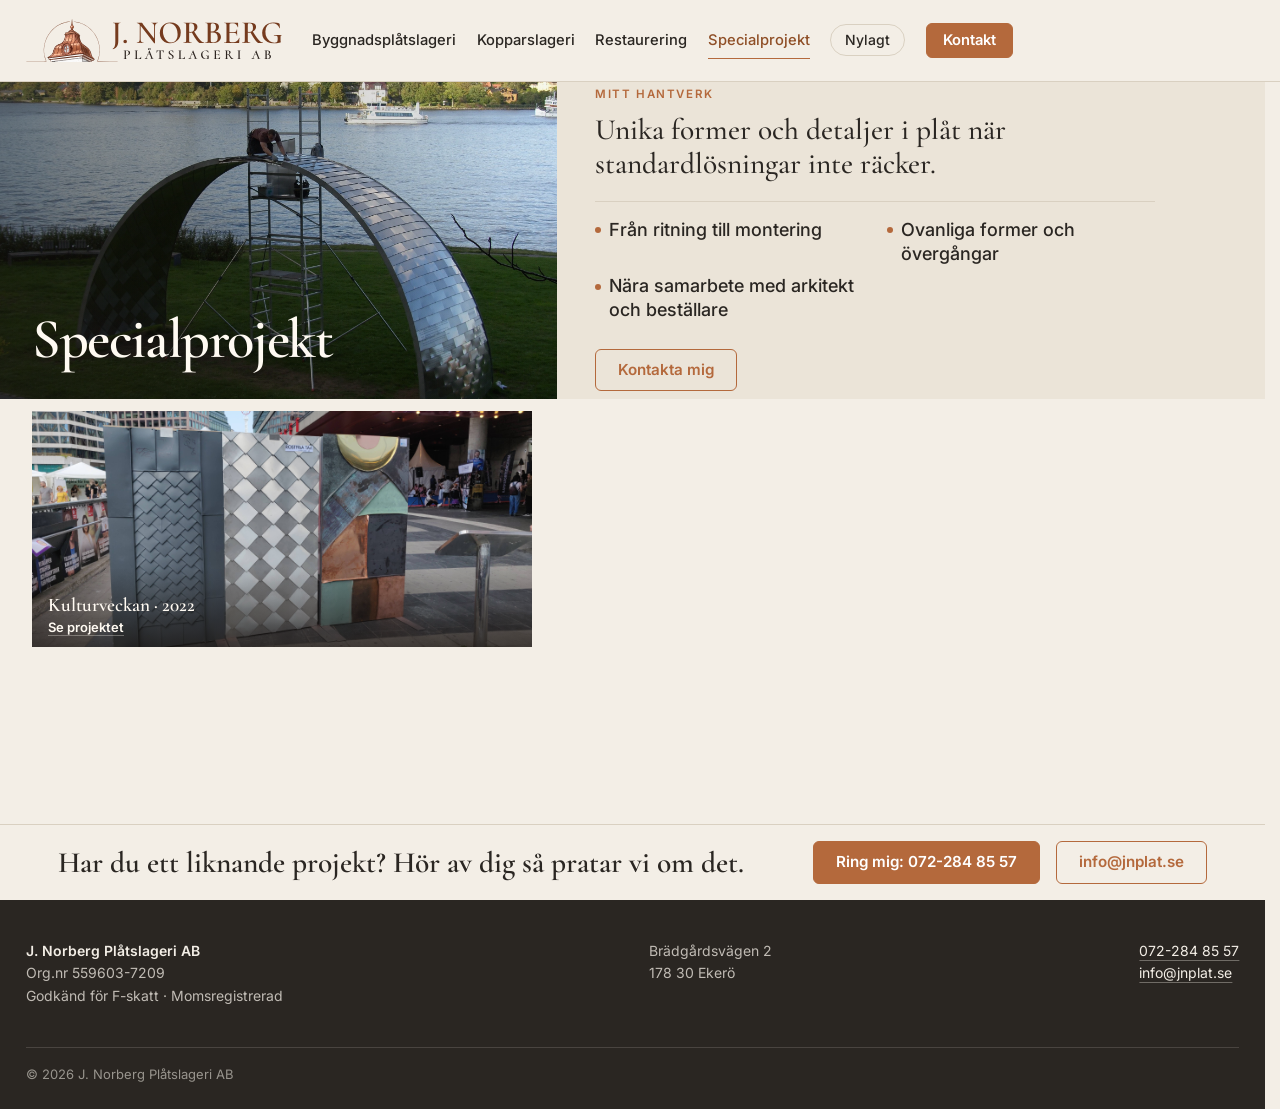
<file: tjanster/specialprojekt.html>
<!DOCTYPE html>
<html lang="sv"><head><meta charset="UTF-8"><script>try{if(localStorage.getItem("jnplat-tema")==="argron")document.documentElement.dataset.theme="argron"}catch(e){}</script><meta name="viewport" content="width=device-width, initial-scale=1.0"><meta name="theme-color" content="#f3eee6">

<!-- cms:seo -->
<title>Specialprojekt | J. Norberg Plåtslageri AB</title><meta name="description" content="Specialanpassade arbeten där traditionellt hantverk möter unika arkitektoniska lösningar.">
<!-- /cms:seo -->

<link rel="icon" href="../logo/favicon-32.png" type="image/png"><link rel="preconnect" href="https://fonts.googleapis.com"><link rel="preconnect" href="https://fonts.gstatic.com" crossorigin><link href="https://fonts.googleapis.com/css2?family=Cormorant+Garamond:wght@400;500;600&family=Inter:wght@400;500;600&display=swap" rel="stylesheet"><link rel="stylesheet" href="../tokens.css"><link rel="stylesheet" href="../style.css"><link rel="stylesheet" href="../undersidor.css">
  <link rel="stylesheet" href="../header.css">
</head><body class="inner-page service-page" data-service="specialprojekt">
<header class="site-header"><div class="container nav-wrap">
<a href="../index.html#hem" class="brand" aria-label="J. Norberg Plåtslageri AB – startsida"><img src="../logo/J-NORBERG.svg" alt="J. Norberg Plåtslageri AB"></a>
<nav class="main-nav" aria-label="Huvudnavigation">
<a href="byggnadsplatslageri.html" class="nav-link " data-service-link="byggnadsplatslageri">Byggnadsplåtslageri</a>
<a href="kopparslageri.html" class="nav-link " data-service-link="kopparslageri">Kopparslageri</a>
<a href="restaurering.html" class="nav-link " data-service-link="restaurering">Restaurering</a>
<a href="specialprojekt.html" class="nav-link active" data-service-link="specialprojekt">Specialprojekt</a>
<a href="../index.html#kontakt" class="nav-link header-contact"><span class="header-contact-label">Kontakt</span></a>
</nav></div></header>
<main class="inner-main">
<section class="service-showcase" aria-label="Specialprojekt och utvalda projekt">
  <div class="service-showcase-top">
    <div class="detail-hero service-image-hero"><picture class="service-hero-picture"><!-- cms:image -->
<img src="../images/specialprojekt-mobil.webp" alt="Specialprojekt" width="2048" height="1152" fetchpriority="high">
<!-- /cms:image --></picture><div class="detail-hero-shade"></div><div class="detail-hero-title"><h1>Specialprojekt</h1></div></div>
    <div class="service-copy"><!-- cms:copy -->
<p class="eyebrow">Mitt hantverk</p>
<p class="intro-lead">Unika former och detaljer i plåt när standardlösningar inte räcker.</p>
<ul class="service-points"><li>Från ritning till montering</li><li>Ovanliga former och övergångar</li><li>Nära samarbete med arkitekt och beställare</li></ul>
<!-- /cms:copy --><a class="text-link" href="../index.html#kontakt">Kontakta mig</a></div>
  </div>
  <div class="service-projects">
    <button class="project-carousel-prev project-side-arrow" type="button" aria-label="Föregående projekt">←</button>
    <div class="project-carousel" data-project-list="specialprojekt" tabindex="0" aria-label="Projektkarusell"><p class="empty-projects">Projekt och referenser publiceras här.</p></div>
    <button class="project-carousel-next project-side-arrow" type="button" aria-label="Nästa projekt">→</button>
  </div>
  <div class="service-contact">
    <!-- cms:contact -->
    <p>Har du ett liknande projekt? Hör av dig så pratar vi om det.</p>
    <div class="service-contact-links"><a class="btn" href="tel:0722848557">Ring mig: 072-284 85 57</a><a class="btn btn--ghost" href="mailto:info@jnplat.se">info@jnplat.se</a></div>
    <!-- /cms:contact -->
  </div>
</section>
</main>
<footer class="site-footer">
  <!-- cms:footer -->
  <div class="container footer-inner">
    <div class="footer-col">
      <p class="footer-name">J. Norberg Plåtslageri AB</p>
      <p>Org.nr 559603-7209</p>
      <p>Godkänd för F-skatt · Momsregistrerad</p>
    </div>
    <div class="footer-col">
      <p>Brädgårdsvägen 2</p>
      <p>178 30 Ekerö</p>
    </div>
    <div class="footer-col">
      <p><a href="tel:0722848557">072-284 85 57</a></p>
      <p><a href="mailto:info@jnplat.se">info@jnplat.se</a></p>
    </div>
  </div>
  <p class="container footer-copy">© 2026 J. Norberg Plåtslageri AB</p>
  <!-- /cms:footer -->
</footer>
<script src="../menu.js" data-base="../"></script><script src="../site-utils.js"></script><script src="../service.js"></script></body></html>
</file>
<file: tokens.css>
/* J. Norberg Plåtslageri – grunden (designsystem v1)
   Ägare av: färger, typsnitt, avstånd, knappar, överrubriker och layoutlägen.
   Läses in FÖRE alla andra stilmallar på varje sida.

   LAYOUTLÄGEN – inga pixelbrytpunkter:
   - Liggande skärm (orientation: landscape): text och bild bredvid varandra,
     varje sektion fyller exakt skärmen under headern (min-height).
   - Stående skärm (orientation: portrait): bild över text, svepbara kort.
   Låg liggande skärm (mobil på sidan, max-height 560px) får samma layout
   men sektionerna får växa så att inget klipps. */

:root {
  /* Färger */
  --paper: #f3eee6;
  --paper-2: #ebe4d8;
  --card: #fbf8f3;
  --ink: #2a2622;
  --ink-soft: #5a5248;
  --copper: #b4693c;
  --copper-dark: #8f4f27;
  --patina: #5f8575;
  --line: #d9d0c1;

  /* Temaroller (Kopparbrun = ljust, standard). Ärggrön skriver över dem nedan. */
  --paper-rgb: 243, 238, 230;
  --on-accent: #fff;
  --accent-hover-bg: var(--copper-dark);
  --accent-hover-fg: #fff;
  --accent-light: #e8b48f;
  --surface-dark: #2a2622;
  --on-dark: #f3eee6;
  color-scheme: light;

  /* Typsnitt */
  --serif: "Cormorant Garamond", Georgia, serif;
  --sans: Inter, system-ui, -apple-system, "Segoe UI", sans-serif;

  /* Form och avstånd (bara dessa steg) */
  --r: 6px;
  --s1: 8px;
  --s2: 16px;
  --s3: 24px;
  --s4: 40px;
  --s5: 64px;

  /* Äldre namn som undersidorna fortfarande använder */
  --bg: var(--paper);
  --bg-light: var(--paper-2);
  --cream: var(--paper);
  --text: var(--ink);
  --muted: var(--ink-soft);
  --white: #fffdf9;
  --max-width: 1320px;
  --font-body-subpage: 16px;
  --font-body-subpage-mobile: 15px;

  /* Layoutläge: stående är grundläget */
  --header-height: 64px;
  --header-logo-width: min(56vw, 230px);
  --screen-h: calc(100vh - var(--header-height));
  --fs-body: clamp(16px, 4.3vw, 18px);
  --fs-lead: clamp(18px, 4.8vw, 22px);
  --fs-h1: clamp(40px, 11.5vw, 64px);
  --fs-h2: clamp(32px, 9vw, 44px);
  --fs-h3: 24px;
  --pad-v: var(--s4);
  --pad-h: 20px;
}

/* Ärggrön: mörkt tema enligt Designsystem Mörkt (PL 33 Ärggrön, #95b897).
   Patina är enda accentfärgen; inga koppar- eller bruna toner. */
:root[data-theme="argron"] {
  --paper: #3f4139;
  --paper-2: #383a33;
  --card: #4a4c43;
  --ink: #f3eee6;
  --ink-soft: #d0cfc2;
  --line: #5d5f54;
  --copper: #95b897;
  --copper-dark: #95b897;
  --patina: #95b897;
  --white: #4a4c43;

  --paper-rgb: 63, 65, 57;
  --on-accent: #23261f;
  --accent-hover-bg: #f3eee6;
  --accent-hover-fg: #23261f;
  --accent-light: #95b897;
  --surface-dark: #23261f;
  --on-dark: #f3eee6;
  color-scheme: dark;
}

@supports (height: 100svh) {
  :root { --screen-h: calc(100svh - var(--header-height)); }
}

/* Höjden på mobilens adressrad (0 på datorn). Sista sektionen före
   sidfoten förlängs så mycket, så att dess bakgrund syns bakom raden
   när den fälls ihop, innan sidfoten tar över. */
:root { --bar-gap: 0px; }
@supports (height: 100lvh) {
  :root { --bar-gap: calc(100lvh - 100svh); }
}

/* Liggande skärm: allt skalas efter skärmhöjden så att en sektion ryms på en skärm */
@media (orientation: landscape) {
  :root {
    --header-height: 82px;
    --header-logo-width: clamp(170px, 20vw, 280px);
    --fs-body: clamp(14px, min(2.15vh, 1.45vw), 18px);
    --fs-lead: clamp(16px, 2.8vh, 22px);
    --fs-h1: clamp(32px, min(4.4vw, 8vh), 68px);
    --fs-h2: clamp(30px, min(3.8vw, 6.4vh), 56px);
    --fs-h3: clamp(22px, min(2.3vw, 4vh), 30px);
    --pad-v: clamp(20px, 5vh, 64px);
    --pad-h: clamp(24px, 4.5vw, 112px);
  }
}

/* Låg liggande skärm (mobil på sidan): kompakt header */
@media (orientation: landscape) and (max-height: 560px) {
  :root { --header-height: 60px; }
}

/* Grundtypografi */
*, *::before, *::after { box-sizing: border-box; }

html {
  scroll-behavior: smooth;
  overflow-x: clip;
  max-width: 100%;
}

body {
  margin: 0;
  max-width: 100%;
  overflow-x: clip;
  background: var(--paper);
  color: var(--ink);
  font: 400 16px/1.65 var(--sans);
  -webkit-text-size-adjust: 100%;
}

h1, h2, h3, h4 {
  margin: 0;
  font-family: var(--serif);
  font-weight: 600;
  line-height: 1.12;
  text-wrap: balance;
}

p { margin: 0 0 var(--s2); }
img { display: block; max-width: 100%; }
a { color: inherit; text-decoration: none; }
button, input, textarea, select { font: inherit; }

.container {
  width: min(calc(100% - clamp(40px, 4vw, 64px)), var(--max-width));
  margin: 0 auto;
}

/* Överrubrik: en liten per sektion */
.eyebrow {
  margin: 0 0 var(--s1);
  font: 600 0.72rem/1 var(--sans);
  letter-spacing: 0.14em;
  text-transform: uppercase;
  color: var(--copper);
}

/* Knappar */
.btn,
.text-link {
  display: inline-flex;
  align-items: center;
  justify-content: center;
  gap: 10px;
  width: fit-content;
  padding: 12px 22px;
  border: 1px solid var(--copper);
  border-radius: var(--r);
  background: var(--copper);
  color: var(--on-accent);
  font: 600 0.95rem/1.1 var(--sans);
  text-decoration: none;
  cursor: pointer;
  transition: background 0.2s ease, border-color 0.2s ease, color 0.2s ease;
}

.btn:hover,
.btn:focus-visible {
  background: var(--accent-hover-bg);
  border-color: var(--accent-hover-bg);
  color: var(--accent-hover-fg);
}

.btn--ghost,
.text-link {
  background: transparent;
  color: var(--copper);
}

.btn--ghost:hover,
.btn--ghost:focus-visible,
.text-link:hover,
.text-link:focus-visible {
  background: var(--copper);
  border-color: var(--copper);
  color: var(--on-accent);
}

.btn span,
.text-link span { transition: transform 0.2s ease; }
.btn:hover span,
.text-link:hover span { transform: translateX(3px); }

:focus-visible { outline: 2px solid var(--copper-dark); outline-offset: 2px; }

/* Respektera besökare som valt minskad rörelse */
@media (prefers-reduced-motion: reduce) {
  html { scroll-behavior: auto; }
  *, *::before, *::after { transition-duration: 0.01ms !important; animation-duration: 0.01ms !important; }
}

/* Mjuk övergång mellan sidorna (startsida, tjänster, projekt). Headern står
   kvar medan innehållet tonar över. Webbläsare utan stöd byter som vanligt. */
@view-transition { navigation: auto; }

.site-header { view-transition-name: site-header; }

::view-transition-old(root),
::view-transition-new(root) { animation-duration: .22s; }

@media (prefers-reduced-motion: reduce) {
  ::view-transition-group(*),
  ::view-transition-old(*),
  ::view-transition-new(*) { animation: none !important; }
}
</file>
<file: style.css>
/* J. Norberg Plåtslageri – startsidan
   Grund (färger, typsnitt, knappar, layoutlägen) finns i tokens.css.
   Stående skärm är grundläget; liggande läggs på längst ned.
   Bilder ligger absolut i sin ruta så att de aldrig styr sektionens höjd. */

/* ---------- Gemensamt för alla sektioner ---------- */

.hero-section,
.promise-section,
.process-section,
.services-section,
.current-section,
.about-section,
.contact-section {
  min-height: var(--screen-h);
}

.services-section > .container,
.current-section > .container,
.about-section > .container {
  width: 100%;
  max-width: none;
  margin: 0;
}

.hero-content h1 { font-size: var(--fs-h1); letter-spacing: -0.02em; }

.hero-text,
.current-content p:not(.eyebrow),
.about-content p:not(.eyebrow) {
  max-width: 600px;
  font-size: var(--fs-body);
  line-height: 1.6;
  color: var(--ink-soft);
}

.current-content h2,
.about-content h2,
.contact-content h2 {
  margin: 0 0 var(--s3);
  font-size: var(--fs-h2);
}

.hero-image,
.current-gallery,
.about-image,
.contact-background {
  position: relative;
  overflow: hidden;
  background: var(--paper-2);
}

.hero-image img,
.current-gallery .current-image-main,
.current-gallery .current-image-main img,
.about-image img,
.contact-background img {
  position: absolute;
  inset: 0;
  width: 100%;
  height: 100%;
  max-width: none;
  object-fit: cover;
}

.hero-image picture,
.about-image picture,
.contact-background picture { display: contents; }

.hero-image img { object-position: 60% 45%; }
.about-image img { object-position: center bottom; }
.contact-background img { object-position: center 60%; }

@media (orientation: landscape) {
  .contact-background img { object-position: center 70%; }
}

.hero-content,
.current-content,
.about-content {
  display: flex;
  flex-direction: column;
  justify-content: center;
  padding: var(--pad-v) var(--pad-h);
  background: var(--paper);
}

/* ---------- Hero ---------- */

.hero-section { display: flex; flex-direction: column; }

.hero-grid {
  display: flex;
  flex-direction: column;
  flex: 1 1 auto;
}

/* Stående: bilden fyller det som blir över av skärmen, aldrig mindre än förut */
.hero-image { order: -1; flex: 1 0 clamp(200px, 30svh, 460px); }
.hero-content h1 { margin-bottom: var(--s3); }
.hero-text:last-child { margin-bottom: 0; }

.hero-content .eyebrow { margin-bottom: var(--s2); }
.hero-content .btn { margin-top: var(--s1); }

.hero-phone {
  margin: var(--s2) 0 0;
  font-size: var(--fs-body);
  color: var(--ink-soft);
}

.hero-phone a {
  display: inline-block;
  padding: 6px 0;
  color: var(--copper-dark);
  font-weight: 600;
  text-decoration: underline;
  text-decoration-color: var(--line);
  text-underline-offset: 4px;
}
.hero-text { font-size: var(--fs-lead); color: var(--ink); max-width: 480px; margin-bottom: var(--s3); }

/* Stående: bild, rubrik, ingress, knapp och telefonnummer ryms ovanför
   mobilens adressrad. Sektionens bakgrund fortsätter bakom raden. */
@media (orientation: portrait) {
  .hero-section {
    min-height: calc(var(--screen-h) + var(--bar-gap));
    padding-bottom: var(--bar-gap);
  }
  .hero-image { flex: 1 0 200px; }
  .hero-content { padding-block: var(--s2); }
  .hero-content .eyebrow { display: none; }
  .hero-content h1 { margin-bottom: var(--s2); font-size: clamp(32px, 9vw, 52px); }
  .hero-text { margin-bottom: 12px; font-size: var(--fs-body); }
  .hero-content .btn { margin-top: 0; }
  .hero-phone { margin-top: var(--s1); }
}
/* ---------- Mitt löfte och de jag arbetar med ---------- */

.promise-section {
  display: flex;
  align-items: center;
  padding: var(--pad-v) var(--pad-h);
  background: var(--paper-2);
  border-bottom: 1px solid var(--line);
}

.promise-inner {
  width: 100%;
  max-width: var(--max-width);
  margin: 0 auto;
  display: grid;
  gap: var(--s4);
}

.promise-text h2 { margin-bottom: var(--s3); font-size: var(--fs-h2); }
.promise-text p:not(.eyebrow) { font-size: var(--fs-lead); line-height: 1.55; color: var(--ink-soft); }
.promise-text p:last-child { margin-bottom: 0; }

.trust-block { min-width: 0; }
.trust-block > .eyebrow { margin-bottom: var(--s2); }

/* Citaten ligger på rad. Ett citat fyller bredden, fler sveps eller scrollas. */
.trust-quotes {
  display: flex;
  gap: var(--s2);
  overflow-x: auto;
  scroll-snap-type: x mandatory;
  scrollbar-width: thin;
  scrollbar-color: var(--line) transparent;
  padding-bottom: var(--s1);
}

.trust-quote {
  flex: 1 0 min(85%, 380px);
  scroll-snap-align: start;
  display: flex;
  flex-direction: column;
  justify-content: space-between;
  gap: var(--s3);
  margin: 0;
  padding: var(--s3);
  background: var(--card);
  border: 1px solid var(--line);
  border-radius: var(--r);
}

.trust-quote[hidden] { display: none; }

.trust-quote blockquote { margin: 0; }

.trust-quote blockquote p {
  margin: 0;
  font: 500 var(--fs-h3)/1.25 var(--serif);
  color: var(--ink);
}

.trust-quote blockquote p::before {
  content: "\201D";
  display: block;
  height: 0.55em;
  font: 600 2.4em/1 var(--serif);
  color: var(--copper);
}

.trust-quote figcaption {
  display: flex;
  flex-direction: column;
  gap: 2px;
  padding-top: var(--s2);
  border-top: 1px solid var(--line);
}

.trust-name { font: 600 var(--fs-body)/1.3 var(--sans); }
.trust-role { font: 400 var(--fs-body)/1.4 var(--sans); color: var(--ink-soft); }

.trust-project {
  margin-top: var(--s1);
  font: 600 0.72rem/1.2 var(--sans);
  letter-spacing: 0.14em;
  text-transform: uppercase;
  color: var(--copper);
}

.trust-project:empty { display: none; }

/* ---------- Så jobbar jag ---------- */

.process-section {
  display: flex;
  align-items: center;
  padding: var(--pad-v) var(--pad-h);
  background: var(--paper);
}

.process-inner { width: 100%; max-width: var(--max-width); margin: 0 auto; }
.process-head { margin-bottom: var(--s3); }
.process-head h2 { font-size: var(--fs-h2); }

/* Bilden från arbetet: överst i stående, egen halva i liggande */
.process-photo {
  position: relative;
  margin: calc(var(--pad-v) * -1) calc(var(--pad-h) * -1) var(--s3);
  aspect-ratio: 16 / 10;
  overflow: hidden;
}
.process-photo img {
  position: absolute;
  inset: 0;
  width: 100%;
  height: 100%;
  object-fit: cover;
  object-position: 72% 30%;
}

/* Stegen hänger på en kopparlinje */
.process-steps {
  margin: 0;
  padding: 0 0 0 var(--s3);
  list-style: none;
  display: grid;
  grid-template-columns: 1fr;
  gap: 0;
  border-left: 2px solid var(--copper);
}

.process-steps li {
  position: relative;
  display: grid;
  grid-template-columns: 2.2em minmax(0, 1fr);
  column-gap: var(--s2);
  align-items: baseline;
  padding: var(--s2) 0;
}
.process-steps li::before {
  content: "";
  position: absolute;
  left: calc(var(--s3) * -1 - 6px);
  top: calc(var(--s2) + var(--fs-h3) * .5 - 5px);
  width: 10px;
  height: 10px;
  border-radius: 50%;
  background: var(--paper);
  border: 2px solid var(--copper);
  box-sizing: border-box;
}

.process-number {
  grid-row: 1 / 3;
  font: 600 var(--fs-h3)/1 var(--serif);
  color: var(--patina);
}

.process-steps h3 { margin: 0 0 4px; font-size: var(--fs-h3); line-height: 1.1; }
.process-steps p { grid-column: 2; margin: 0; font-size: var(--fs-body); line-height: 1.5; color: var(--ink-soft); }

/* ---------- Tjänster: svepbara kort i stående ---------- */

/* Sektionen är en skärm hög: bilderna krymper eller växer så att
   rubrik och kort alltid ryms utan att man behöver scrolla */
.services-section { display: flex; flex-direction: column; }
.services-section > .container { flex: 1 1 auto; display: flex; flex-direction: column; min-height: 0; }

.services-head { padding: var(--pad-v) var(--pad-h) 0; }
.services-head h2 { font-size: var(--fs-h2); }

.services-hint {
  margin: var(--s1) 0 0;
  font-size: var(--fs-body);
  color: var(--ink-soft);
}

/* Korten delar rader (subgrid) så att bilder och textrutor linjerar
   även när en beskrivning är kortare än de andra */
.services-grid {
  flex: 1 1 auto;
  min-height: 0;
  width: 100%;
  display: grid;
  grid-auto-flow: column;
  grid-auto-columns: min(78vw, 360px);
  grid-template-rows: minmax(140px, 1fr) auto;
  gap: 0 var(--s2);
  padding: var(--s3) var(--s2);
  overflow-x: auto;
  scroll-snap-type: x mandatory;
  scroll-padding-inline: var(--s2);
  scrollbar-width: none;
}

.services-grid::-webkit-scrollbar { display: none; }

.service-card {
  display: grid;
  grid-row: span 2;
  grid-template-rows: subgrid;
  scroll-snap-align: start;
  background: var(--card);
  border: 1px solid var(--line);
  border-radius: var(--r);
  overflow: hidden;
}

.service-image {
  position: relative;
  min-height: 0;
  overflow: hidden;
  background: var(--paper-2);
}

.service-image picture { display: contents; }

.service-image img {
  position: absolute;
  inset: 0;
  width: 100%;
  height: 100%;
  max-width: none;
  object-fit: cover;
  transition: transform 0.45s ease;
}

/* Fokus när korten är smala: tassen på kopparverket och drakens huvud.
   Gäller de höga bilderna (inte de breda på låg liggande skärm). */
@media (orientation: portrait), (min-height: 561px) {
  .service-card[href*="kopparslageri"] .service-image img { object-position: 85% 50%; }
  .service-card[href*="restaurering"] .service-image img { object-position: 80% 88%; }
}

.service-info { padding: var(--s3) var(--s3) var(--s3); }

.service-info h3 {
  margin: 0 0 var(--s1);
  font-size: var(--fs-h3);
  transition: color 0.25s ease;
}

.service-info p {
  margin: 0;
  font-size: var(--fs-body);
  line-height: 1.5;
  color: var(--ink-soft);
}

/* "Läs mer" visar att kortet går att klicka på */
.service-more {
  display: inline-block;
  margin-top: 10px;
  color: var(--copper-dark);
  font: 600 0.9rem/1.2 var(--sans);
  text-decoration: underline;
  text-decoration-color: var(--line);
  text-underline-offset: 4px;
  transition: text-decoration-color 0.2s ease;
}

.service-card:hover .service-more,
.service-card:focus-visible .service-more { text-decoration-color: var(--copper); }

/* ---------- Aktuellt ---------- */

.current-project { display: flex; flex-direction: column; }
.current-gallery { order: -1; height: clamp(240px, 42svh, 460px); }

.current-gallery .current-image-main { margin: 0; }

.current-gallery .current-image-main figcaption {
  position: absolute;
  z-index: 2;
  left: 0;
  right: 0;
  bottom: 0;
  padding: 6px 12px;
  background: rgba(var(--paper-rgb), 0.94);
  color: var(--ink-soft);
  font: 400 11px/1.35 var(--sans);
}

.current-gallery .current-image-main figcaption a {
  display: inline-block;
  padding: 4px 2px;
  color: var(--copper-dark);
  text-decoration: underline;
  text-underline-offset: 2px;
}

.current-content p:not(.eyebrow) { margin-bottom: var(--s3); }
.current-content .btn { margin-top: var(--s1); }

/* Aktuellt utan bild: dölj bildytan, texten tar hela sektionen */
.current-gallery:not(:has(img)) { display: none; }
.current-project:not(:has(.current-gallery img)) { min-height: var(--screen-h); }
.current-project:not(:has(.current-gallery img)) .current-content { flex: 1 1 auto; }

/* ---------- Om ---------- */

.about-section { box-shadow: inset 0 1px 0 var(--line); }
.about-grid { display: flex; flex-direction: column; }
.about-image { height: clamp(300px, 52svh, 520px); }
.about-content p:not(.eyebrow) { margin-bottom: var(--s2); }

.about-merits {
  display: grid;
  grid-template-columns: repeat(auto-fit, minmax(min(100%, 11em), 1fr));
  gap: var(--s2) var(--s3);
  max-width: 600px;
  margin: var(--s1) 0 var(--s3);
  padding: var(--s2) 0 0;
  list-style: none;
  border-top: 1px solid var(--line);
  font-size: var(--fs-body);
  line-height: 1.45;
  color: var(--ink-soft);
}

.about-merits strong,
.about-projects-intro strong {
  display: block;
  font: 600 calc(var(--fs-lead) * 1.15)/1.15 var(--serif);
  color: var(--ink);
}

.about-content .about-projects-intro { margin-bottom: var(--s1); }

.about-projects {
  display: grid;
  grid-template-columns: repeat(auto-fit, minmax(min(100%, 11em), 1fr));
  gap: 2px var(--s3);
  max-width: 600px;
  margin: 0 0 var(--s3);
  padding: 0;
  list-style: none;
  font-size: var(--fs-body);
  line-height: 1.5;
  color: var(--ink);
}

.about-projects li::before { content: "– "; color: var(--copper); }

.about-master {
  display: flex;
  align-items: center;
  gap: var(--s3);
  max-width: 600px;
  margin-top: var(--s1);
  padding: var(--s2) var(--s3);
  background: var(--paper-2);
  border: 1px solid var(--line);
  border-left: 3px solid var(--copper);
  border-radius: var(--r);
}

.about-master-year {
  font: 600 var(--fs-h2)/1 var(--serif);
  color: var(--copper);
}

.about-content .about-master p { margin: 0; color: var(--ink); }
.about-master strong { display: block; font: 600 0.72rem/1.4 var(--sans); letter-spacing: 0.14em; text-transform: uppercase; color: var(--copper); }

/* ---------- Kontakt ---------- */

/* Kopparbilden ligger som bakgrund över hela sektionen; texten står på ett ljust kort */
.contact-section {
  position: relative;
  isolation: isolate;
  display: flex;
  align-items: center;
  padding: var(--pad-v) var(--pad-h);
  background: var(--surface-dark);
}

/* Bakgrunden fortsätter bakom mobilens adressrad innan sidfoten börjar */
.contact-section {
  min-height: calc(var(--screen-h) + var(--bar-gap));
  padding-bottom: calc(var(--pad-v) + var(--bar-gap));
}

.contact-background {
  position: absolute;
  inset: 0;
  z-index: -1;
}

.contact-background::after {
  content: "";
  position: absolute;
  inset: 0;
  background: linear-gradient(180deg, rgba(42, 38, 34, .25), rgba(42, 38, 34, .55));
}

.contact-panel {
  width: 100%;
  max-width: 600px;
  padding: var(--s4) var(--s3);
  border-radius: var(--r);
  background: rgba(var(--paper-rgb), .96);
  box-shadow: 0 18px 50px rgba(20, 17, 14, .28);
}

.contact-content { width: 100%; max-width: 560px; }

.contact-intro {
  margin: 0 0 var(--s3);
  font-size: var(--fs-lead);
  line-height: 1.5;
}

.contact-details { border-top: 1px solid var(--line); max-width: 500px; }

.contact-item {
  padding: var(--s2) 0;
  border-bottom: 1px solid var(--line);
}

.contact-item span {
  display: block;
  margin-bottom: 4px;
  font: 600 0.72rem/1 var(--sans);
  letter-spacing: 0.14em;
  text-transform: uppercase;
  color: var(--copper);
}

.contact-item a,
.contact-item p {
  margin: 0;
  font: 500 var(--fs-body)/1.3 var(--sans);
}

.contact-item a {
  display: inline-block;
  padding: 4px 0;
  color: var(--copper-dark);
  text-decoration: underline;
  text-decoration-color: var(--line);
  text-underline-offset: 4px;
}

.contact-item a:hover { color: var(--copper); text-decoration-color: var(--copper); }

/* ---------- Sidfot ---------- */

.site-footer {
  padding: var(--s4) 0 var(--s3);
  background: var(--surface-dark);
  color: var(--on-dark);
  font-size: 14px;
  line-height: 1.6;
}

.footer-inner {
  display: grid;
  gap: var(--s3);
}

.footer-col p { margin: 0; color: rgba(243, 238, 230, .75); }
.footer-col .footer-name { color: var(--on-dark); font-weight: 600; }

.footer-col a {
  color: var(--on-dark);
  text-decoration: underline;
  text-decoration-color: rgba(243, 238, 230, .35);
  text-underline-offset: 4px;
}

.footer-col a:hover { text-decoration-color: var(--copper); }

.footer-copy {
  margin-top: var(--s4);
  padding-top: var(--s2);
  border-top: 1px solid rgba(243, 238, 230, .15);
  color: rgba(243, 238, 230, .55);
  font-size: 13px;
}

@media (orientation: landscape) {
  .footer-inner { grid-template-columns: repeat(3, auto); justify-content: space-between; }
}

/* ======================================================
   LIGGANDE SKÄRM: text och bild bredvid varandra,
   varje sektion fyller skärmen under headern.
   ====================================================== */

@media (orientation: landscape) {
  /* Hela bilden täcker sektionen, texten ligger ovanpå till vänster.
     Bredden räcker för rubriken på två rader. */
  .hero-grid { position: relative; }

  .hero-image { position: absolute; inset: 0; height: auto; }
  .hero-image img { object-position: right 60%; }

  .hero-image::after {
    content: "";
    position: absolute;
    inset: 0;
    background: linear-gradient(90deg,
      var(--paper) 0%,
      rgba(var(--paper-rgb), .94) 28%,
      rgba(var(--paper-rgb), .7) 44%,
      rgba(var(--paper-rgb), 0) 62%);
  }

  .hero-content {
    position: relative;
    z-index: 1;
    flex: 1 1 auto;
    width: min(58%, calc(var(--fs-h1) * 10.6 + var(--pad-h) * 2));
    background: none;
  }
  .hero-content h1 { margin-bottom: clamp(12px, 3vh, 28px); }
  .hero-text { margin-bottom: clamp(10px, 2.2vh, 22px); }

  /* Så jobbar jag: bilden fyller vänstra halvan, stegen till höger */
  .process-section { align-items: stretch; padding: 0; }
  .process-inner {
    display: grid;
    grid-template-columns: minmax(0, 1fr) minmax(0, 1fr);
    max-width: none;
  }
  .process-photo { margin: 0; aspect-ratio: auto; }
  .process-photo img { object-position: 74% 40%; }
  .process-body {
    display: flex;
    flex-direction: column;
    justify-content: center;
    padding: var(--pad-v) var(--pad-h) var(--pad-v) clamp(28px, 4.5vw, 96px);
  }
  .process-body > * { max-width: 620px; }
  .process-head { margin-bottom: clamp(14px, 3.4vh, 36px); }
  .process-steps li { padding: clamp(8px, 2vh, 20px) 0; }
  .process-steps li::before { top: calc(clamp(8px, 2vh, 20px) + var(--fs-h3) * .5 - 5px); }
  /* Fler än fyra steg (läggs till i Pages CMS): tätare så att allt ryms på skärmen */
  .process-steps:has(> li:nth-child(5)) li { padding-block: clamp(4px, 1vh, 12px); }
  .process-steps:has(> li:nth-child(5)) li::before { top: calc(clamp(4px, 1vh, 12px) + var(--fs-h3) * .5 - 5px); }
  .process-steps:has(> li:nth-child(5)) p { line-height: 1.4; }

  /* Mitt löfte: text vänster, citat höger */
  .promise-inner {
    grid-template-columns: minmax(0, 55fr) minmax(0, 45fr);
    gap: clamp(32px, 5vw, 96px);
    align-items: center;
  }

  .promise-text h2 { margin-bottom: clamp(12px, 3vh, 24px); }
  .trust-quote { gap: clamp(12px, 2.6vh, 24px); padding: clamp(16px, 3.4vh, 32px) clamp(18px, 2vw, 32px); }

  /* Tjänster: fyra kolumner, bild överst, text under */
  .services-section { align-items: stretch; }
  .services-section > .container { display: flex; flex-direction: column; }
  .services-hint { display: none; }
  .services-head { padding: clamp(14px, 3vh, 32px) var(--pad-h) clamp(10px, 2.4vh, 24px); border-bottom: 1px solid var(--line); }

  .services-grid {
    flex: 1 1 auto;
    display: grid;
    grid-template-columns: repeat(4, minmax(0, 1fr));
    grid-template-rows: minmax(0, 1fr) auto;
    gap: 0;
    padding: 0;
    overflow: visible;
  }

  /* Korten delar rader (subgrid) så att bilder och rubriker linjerar
     även när en text är längre än de andra */
  .service-card {
    display: grid;
    grid-row: span 2;
    grid-template-rows: subgrid;
  }

  .service-card {
    min-height: 0;
    border: 0;
    border-right: 1px solid var(--line);
    border-radius: 0;
  }

  .service-card:last-child { border-right: 0; }
  .service-image { flex: 1 1 auto; aspect-ratio: auto; min-height: 0; }

  .service-info {
    flex: 0 0 auto;
    padding: clamp(16px, 3.2vh, 32px) clamp(18px, 2vw, 30px);
  }

  .service-info h3 { margin-bottom: clamp(6px, 1.4vh, 14px); }

  /* Aktuellt: text vänster, bild höger */
  .current-project {
    display: grid;
    grid-template-columns: minmax(0, 40fr) minmax(0, 60fr);
    min-height: var(--screen-h);
  }

  .current-gallery { order: 1; height: auto; }
  .current-content { order: 0; }

  .current-project:not(:has(.current-gallery img)) { grid-template-columns: minmax(0, 1fr); }
  .current-project:not(:has(.current-gallery img)) .current-content {
    padding-inline: max(var(--pad-h), calc((100% - 680px) / 2));
  }

  /* Om: bild vänster, text höger */
  .about-grid {
    display: grid;
    grid-template-columns: minmax(0, 42fr) minmax(0, 58fr);
    min-height: var(--screen-h);
  }

  .about-image { height: auto; }
  .about-content p:not(.eyebrow) { margin-bottom: clamp(8px, 1.8vh, 18px); }
  .about-merits { grid-template-columns: repeat(2, minmax(0, 1fr)); gap: clamp(6px, 1.4vh, 16px) var(--s3); margin: 0 0 clamp(8px, 2vh, 24px); padding-top: clamp(8px, 1.6vh, 16px); }
  .about-master { margin-top: 0; padding: clamp(6px, 1.4vh, 16px) var(--s3); }
  .about-projects li { white-space: nowrap; }
  .about-projects { display: flex; flex-wrap: wrap; gap: 2px 18px; max-width: 640px; margin-bottom: clamp(8px, 2vh, 24px); line-height: 1.4; }
  .about-projects-intro strong { display: block; line-height: 1.05; }
  .about-content .about-projects-intro { margin-bottom: clamp(0px, 0.3vh, 6px); }
  .about-master-year { font-size: calc(var(--fs-h2) * 0.85); }

  /* Kontakt: kortet till vänster, kopparbilden syns till höger */
  .contact-section { padding-left: max(var(--pad-h), calc((100vw - var(--max-width)) / 2)); }
  .contact-panel { padding: clamp(20px, 4.5vh, 48px) clamp(24px, 3vw, 48px); }
  .contact-background::after { background: linear-gradient(90deg, rgba(42, 38, 34, .45), rgba(42, 38, 34, .05) 70%); }
  .contact-intro { margin-bottom: clamp(14px, 3.4vh, 32px); }
  .contact-item { padding: clamp(8px, 1.8vh, 16px) 0; }
}

@media (orientation: landscape) and (hover: hover) {
  .service-card:hover .service-image img { transform: scale(1.035); }
  .service-card:hover .service-info h3 { color: var(--copper); }
}

/* Låg liggande skärm (mobil på sidan): fyra kolumner som på datorn, med
   mindre text så att långa rubriker får plats och allt ryms på en skärm. */
@media (orientation: landscape) and (max-height: 560px) {
  .services-head { padding-block: 10px 8px; }
  .services-head h2 { font-size: clamp(24px, 7vh, 30px); }
  .services-head .eyebrow { margin-bottom: 2px; }
  .service-info { padding: 10px 12px 12px; }
  .service-info h3 { margin-bottom: 4px; font-size: clamp(15px, 2.2vw, 19px); }
  .service-info p { font-size: 13px; line-height: 1.4; }
}

/* Mjuk uppsnappning mellan skärmarna på riktiga liggande skärmar */
@media (orientation: landscape) and (min-height: 561px) {
  html:has(.home-page) { scroll-snap-type: y proximity; }
  .home-page section { scroll-snap-align: start; }
}
</file>
<file: header.css>
/* J. Norberg Plåtslageri – gemensam header
   Mått och layoutläge kommer från tokens.css (--header-height, --header-logo-width).
   Stående: logotyp överst, navigation under. Liggande: logotyp och navigation på en rad. */

.site-header {
  position: fixed;
  inset: 0 0 auto 0;
  z-index: 1000;
  width: 100%;
  height: var(--header-height);
  background: rgba(var(--paper-rgb), 0.97);
  border-bottom: 1px solid var(--line);
  -webkit-backdrop-filter: blur(12px);
  backdrop-filter: blur(12px);
}

html { scrollbar-gutter: stable; }

section { scroll-margin-top: var(--header-height); }

body > main,
body > .inner-main,
.inner-page .inner-main,
.inner-page.service-page .inner-main {
  padding-top: var(--header-height);
}

.site-header .nav-wrap {
  height: 100%;
  display: flex;
  flex-direction: column;
  align-items: center;
  padding: 4px max(8px, env(safe-area-inset-right)) 5px max(8px, env(safe-area-inset-left));
}

.site-header .brand {
  flex: 0 0 66px;
  width: var(--header-logo-width);
  max-width: 100%;
  height: 66px;
  display: flex;
  align-items: center;
  justify-content: center;
}

.site-header .brand img {
  width: 100%;
  height: 100%;
  object-fit: contain;
}

.site-header .main-nav {
  flex: 0 0 42px;
  width: 100%;
  min-width: 0;
  padding: 0 0 0 10px;
  display: flex;
  flex-wrap: nowrap;
  align-items: center;
  gap: 12px;
  overflow-x: auto;
  scrollbar-width: none;
}

.site-header .main-nav::-webkit-scrollbar { display: none; }

.site-header .main-nav .nav-link {
  position: relative;
  flex: 0 0 auto;
  padding: 12px 0;
  color: var(--ink);
  font: 500 clamp(11px, 3.1vw, 14px)/1.15 var(--sans);
  white-space: nowrap;
}

.site-header .main-nav .nav-link::after {
  content: "";
  position: absolute;
  left: 0;
  bottom: 0;
  width: 0;
  height: 1px;
  background: var(--copper);
  transition: width 0.25s ease;
}

.site-header .main-nav .nav-link.active { color: var(--copper-dark); }
.site-header .main-nav .nav-link.active::after { width: 100%; }

/* Kontakt är knappen från designsystemet och ligger direkt efter de andra
   länkarna. I stående läge fastnar den vid högerkanten när menyn svepas. */
.site-header .main-nav > .header-contact {
  position: sticky;
  right: 0;
  padding: 10px 12px;
  box-shadow: -28px 0 18px -6px var(--paper);
  gap: 6px;
  border: 1px solid var(--copper);
  border-radius: var(--r);
  background: var(--copper);
  color: var(--on-accent);
  font-weight: 600;
  transition: background 0.2s ease, border-color 0.2s ease;
}

.site-header .main-nav > .header-contact::after { display: none; }

.site-header .main-nav > .header-contact span {
  display: inline;
  transition: transform 0.2s ease;
}

.site-header .main-nav > .header-contact:hover,
.site-header .main-nav > .header-contact.active {
  background: var(--accent-hover-bg);
  border-color: var(--accent-hover-bg);
  color: var(--accent-hover-fg);
}

.site-header .main-nav > .header-contact:hover span,
.site-header .main-nav > .header-contact.active span { transform: translateX(3px); }

@media (hover: hover) and (pointer: fine) {
  .site-header .main-nav .nav-link:not(.header-contact):hover { color: var(--copper-dark); }
  .site-header .main-nav .nav-link:not(.header-contact):hover::after { width: 100%; }
}

/* Tjänstesidor har fler länkar: något mindre text, men Kontakt-knappen
   är lika stor på alla sidor */
.inner-page.service-page .site-header .main-nav .nav-link:not(.header-contact) {
  font-size: clamp(10px, 2.75vw, 13px);
}

/* ---------- Liggande skärm ---------- */
@media (orientation: landscape) {
  .site-header .nav-wrap {
    width: min(calc(100% - clamp(40px, 4vw, 64px)), var(--max-width));
    margin-inline: auto;
    padding: 0;
    display: grid;
    grid-template-columns: var(--header-logo-width) minmax(0, 1fr);
    align-items: center;
    column-gap: clamp(18px, 2.4vw, 38px);
  }

  .site-header .brand {
    flex: none;
    height: 100%;
    justify-content: flex-start;
  }

  .site-header .brand img {
    height: auto;
    max-height: calc(var(--header-height) - 16px);
    object-position: left center;
  }

  .site-header .main-nav {
    flex: none;
    gap: var(--header-nav-gap, clamp(14px, 1.6vw, 28px));
    padding: 0;
  }

  .site-header .main-nav .nav-link {
    padding: 12px 0;
    font-size: clamp(13px, 1.15vw, 15px);
  }

  .inner-page.service-page .site-header .main-nav .nav-link:not(.header-contact) {
    font-size: clamp(13px, 1.15vw, 15px);
  }

  .site-header .main-nav .nav-link::after { bottom: 2px; }

  .site-header .main-nav > .header-contact {
    position: relative;
    padding: 8px 16px;
    gap: 8px;
    box-shadow: none;
  }
}

/* ---------- Stående skärm: kompakt header ----------
   Logga till vänster, ringknapp och menyknapp till höger (menu.js).
   Flikarna ligger i helskärmsmenyn i stället. */
.header-actions { display: none; }

@media (orientation: portrait) {
  .site-header .nav-wrap {
    width: 100%;
    flex-direction: row;
    justify-content: space-between;
    padding: 0 max(12px, env(safe-area-inset-right)) 0 max(16px, env(safe-area-inset-left));
  }

  .site-header .brand {
    flex: 0 1 auto;
    height: 48px;
    justify-content: flex-start;
  }

  .site-header .brand img { object-position: left center; }
  .site-header .main-nav { display: none; }

  .header-actions {
    display: flex;
    align-items: center;
    gap: 6px;
  }
}

.header-call,
.header-menu-toggle {
  display: inline-flex;
  align-items: center;
  justify-content: center;
  width: 44px;
  height: 44px;
  padding: 0;
  border: 0;
  border-radius: var(--r);
  background: transparent;
  color: var(--ink);
  cursor: pointer;
}

.header-call { width: 40px; height: 40px; background: var(--copper); color: var(--on-accent); }
.header-call:hover, .header-call:focus-visible { background: var(--accent-hover-bg); color: var(--accent-hover-fg); }

.header-call svg,
.header-menu-toggle svg,
.site-menu svg {
  width: 22px;
  height: 22px;
  fill: none;
  stroke: currentColor;
  stroke-width: 1.8;
  stroke-linecap: round;
  stroke-linejoin: round;
}

/* ---------- Helskärmsmenyn ---------- */
html.site-menu-open { overflow: hidden; }

.site-menu {
  position: fixed;
  inset: 0;
  z-index: 2000;
  display: flex;
  flex-direction: column;
  padding: 0 max(20px, env(safe-area-inset-right)) max(24px, env(safe-area-inset-bottom)) max(20px, env(safe-area-inset-left));
  overflow-y: auto;
  background: var(--surface-dark);
  color: var(--on-dark);
}

.site-menu[hidden] { display: none; }

.site-menu-top {
  display: flex;
  flex: 0 0 var(--header-height);
  align-items: center;
  justify-content: space-between;
}

/* Vit logga. Filen har tom yta runt loggan, så rutan visar bara loggdelen
   (x 55–2000, y 100–440 av 2000 × 816). */
.site-menu-brand { display: block; width: var(--header-logo-width); aspect-ratio: 1945 / 340; overflow: hidden; }
.site-menu-brand img { display: block; width: 102.83%; max-width: none; height: auto; margin: -5.14% 0 0 -2.83%; }

.site-menu-close {
  display: inline-flex;
  align-items: center;
  justify-content: center;
  width: 44px;
  height: 44px;
  padding: 0;
  border: 0;
  background: transparent;
  color: var(--on-dark);
  cursor: pointer;
}

.site-menu-back {
  margin-top: var(--s2);
  color: var(--accent-light);
  font: 500 15px/1.3 var(--sans);
}

.site-menu-list,
.site-menu-sub { margin: 0; padding: 0; list-style: none; }

.site-menu-list { margin-top: var(--s3); }

.site-menu-list > li > a {
  display: block;
  padding: 6px 0;
  color: var(--on-dark);
  font: 500 clamp(24px, 7vw, 32px)/1.2 var(--serif);
}

.site-menu-sub {
  margin: 2px 0 8px 2px;
  padding-left: 14px;
  border-left: 1px solid var(--copper);
}

.site-menu-sub a {
  display: block;
  padding: 6px 0;
  color: var(--line);
  font: 400 16px/1.3 var(--sans);
}

.site-menu-sub a[aria-current="page"] { color: var(--accent-light); font-weight: 600; }

.site-menu a:hover,
.site-menu a:focus-visible { color: var(--accent-light); }

.site-menu-contact {
  display: flex;
  gap: var(--s1);
  margin-top: auto;
  padding-top: var(--s4);
}

.site-menu-contact .btn--ghost { padding-inline: 14px; color: var(--accent-light); }
.site-menu-contact .btn--ghost:hover { color: var(--on-accent); }

/* Menyn högerställd: lättare att nå med tummen när man håller telefonen
   i en hand. Undermenyns kopparlinje ligger på höger sida. */
.site-menu-back,
.site-menu-list { text-align: right; }

.site-menu-back { align-self: flex-end; }

.site-menu-sub {
  margin: 2px 2px 8px 0;
  padding: 0 14px 0 0;
  border-left: 0;
  border-right: 1px solid var(--copper);
}

.site-menu-contact { justify-content: flex-end; }

/* ---------- Rullgardinsmeny under Tjänster (datorn) ---------- */
.site-header .nav-item { position: relative; display: flex; align-items: center; flex: 0 0 auto; }
.nav-dropdown { display: none; }

@media (orientation: landscape) {
  .site-header .main-nav { overflow: visible; }

  .nav-dropdown {
    position: absolute;
    top: 100%;
    left: -18px;
    z-index: 10;
    display: flex;
    flex-direction: column;
    min-width: 230px;
    padding: 8px 0;
    border: 1px solid var(--line);
    border-radius: var(--r);
    background: var(--card);
    box-shadow: 0 14px 34px rgba(42, 38, 34, .14);
    opacity: 0;
    visibility: hidden;
    transform: translateY(6px);
    transition: opacity .18s ease, transform .18s ease, visibility 0s linear .18s;
  }

  /* Öppen vid hovring eller tangentbordsfokus, men inte efter ett klick
     (script.js sätter .is-closed tills muspekaren lämnat menyn) */
  .nav-item:not(.is-closed):hover .nav-dropdown,
  .nav-item:has(:focus-visible) .nav-dropdown {
    opacity: 1;
    visibility: visible;
    transform: none;
    transition: opacity .18s ease, transform .18s ease, visibility 0s;
  }

  .nav-dropdown a {
    padding: 9px 18px;
    color: var(--ink);
    font: 500 14px/1.3 var(--sans);
    white-space: nowrap;
  }

  .nav-dropdown a:hover,
  .nav-dropdown a:focus-visible { background: var(--paper-2); color: var(--copper-dark); }
}

/* ---------- Temaknapp: Kopparbrun (nylagt) / Ärggrön (om hundra år) ----------
   Skapas i menu.js. Knapparna visar kopparen just nu: "Nylagt" / "Hundra år".
   Mobil: ruta bredvid telefonen, "Nylagt" eller "Hundra/år". */
.theme-toggle {
  display: inline-flex;
  align-items: center;
  padding: 8px 14px;
  border: 1px solid var(--line);
  border-radius: 999px;
  background: transparent;
  color: var(--ink);
  font: 500 14px/1 var(--sans);
  white-space: nowrap;
  cursor: pointer;
  transition: border-color .2s ease, background .2s ease;
}
.theme-toggle:hover,
.theme-toggle:focus-visible { border-color: var(--copper); background: var(--paper-2); }

/* Mobil på sidan: menyraden är trång */
@media (orientation: landscape) and (max-height: 560px) {
  .theme-toggle { padding: 5px; font-size: 11px; }
}

/* Mobil (stående): ruta lika stor som telefonknappen, "Nylagt" eller "Hundra/år" */
.theme-toggle--header {
  flex-direction: column;
  justify-content: center;
  gap: 1px;
  width: 40px;
  height: 40px;
  padding: 0;
  border: 0;
  border-radius: var(--r);
  background: var(--paper-2);
  color: var(--ink);
}
:root[data-theme="argron"] .theme-toggle--header { background: var(--card); }
.theme-toggle--header:hover,
.theme-toggle--header:focus-visible { background: var(--line); }
/* Små versaler: "NYLAGT" på en rad, "HUNDRA / ÅR" på två */
.theme-toggle--header .theme-toggle-years,
.theme-toggle--header .theme-toggle-unit {
  font: 600 8px/1.15 var(--sans);
  letter-spacing: .08em;
  text-transform: uppercase;
  color: var(--ink);
}
.theme-toggle-unit:empty { display: none; }

/* Bytet: den nya färgen sprider sig i en cirkel från knappen, som ärg över plåt.
   Headern ritas med resten av sidan så att allt byter färg i samma våg. */
html.theme-transition .site-header { view-transition-name: none; }
html.theme-transition::view-transition-old(root) { animation: none; }
html.theme-transition::view-transition-new(root) { animation: theme-spread .9s cubic-bezier(.4, 0, .2, 1); }
@keyframes theme-spread {
  from { clip-path: circle(0 at var(--theme-x) var(--theme-y)); }
  to { clip-path: circle(var(--theme-r) at var(--theme-x) var(--theme-y)); }
}

/* Meddelandet efter bytet */
.theme-toast {
  position: fixed;
  left: 50%;
  bottom: max(24px, env(safe-area-inset-bottom));
  z-index: 3000;
  max-width: calc(100vw - 32px);
  padding: 10px 18px;
  border-radius: var(--r);
  background: var(--surface-dark);
  color: var(--on-dark);
  font: 600 18px/1.25 var(--serif);
  text-align: center;
  box-shadow: 0 10px 30px rgba(0, 0, 0, .25);
  opacity: 0;
  transform: translate(-50%, 16px);
  pointer-events: none;
  transition: opacity .35s ease, transform .35s ease;
}
.theme-toast.is-visible { opacity: 1; transform: translate(-50%, 0); }
</file>
<file: undersidor.css>
/*Estetisk uppdatering – gemensam layout för alla tjänste- och projektsidor*/

.inner-page{
  background: var(--cream, #f3eee6);
  color: var(--text, #29251f);
}

.inner-page .back-link{
  color: var(--copper,#825536);
}

/*Tjänstehero: hela originalbilden syns, texten ligger bredvid*/

.detail-hero{
  display: grid;
  grid-template-columns: minmax(0, 1.18fr) minmax(320px, .82fr);
  align-items: stretch;
  width: 100%;
  height: clamp(340px, 39vw, 540px);
  min-height: 0;
  overflow: hidden;
  background: var(--paper-2);
}

.detail-hero picture{
  position: relative;
  inset: auto;
  display: flex;
  align-items: center;
  justify-content: flex-start;
  width: 100%;
  height: 100%;
  min-width: 0;
  overflow: hidden;
  background: var(--paper-2);
}

.detail-hero picture img, .detail-hero > img{
  position: relative;
  inset: auto;
  display: block;
  width: 100%;
  height: 100%;
  max-height: 100%;
  object-fit: contain;
  object-position: left center;
}

.detail-hero-shade{
  display: none;
}

.detail-hero-title{
  position: relative;
  inset: auto;
  z-index: 1;
  display: flex;
  flex-direction: column;
  justify-content: center;
  padding: clamp(28px,4.2vw,72px);
  color: var(--text,#29251f);
  max-width: none;
  background: var(--cream,#f3eee6);
}

.detail-hero-title .eyebrow{
  color: var(--copper,#825536);
  margin-bottom: 18px;
}

.detail-hero-title h1{
  margin: 0;
  font-family: var(--serif);
  font-weight: 600;
  font-size: var(--fs-h1);
  line-height: .98;
  letter-spacing: -.025em;
  text-wrap: balance;
}

.content-width{
  width: min(calc(100% - 64px),1440px);
  margin-inline: auto;
}

.service-intro{
  padding: clamp(30px,4vw,52px) 0 clamp(20px,2.6vw,34px);
  max-width: none;
}

.service-intro p{
  max-width: 900px;
  font-size: var(--font-body-subpage, 16px);
  line-height: 1.7;
  color: var(--muted,#696158);
  margin: 10px 0 0;
}

.service-intro .intro-lead{
  color: var(--text,#29251f);
  font-family: "Cormorant Garamond",Georgia,serif;
  font-size: clamp(25px,2.7vw,36px);
  line-height: 1.18;
  margin: 0;
  max-width: 1000px;
}

.project-section{
  padding-top: clamp(12px,2vw,24px);
  padding-bottom: clamp(64px,8vw,104px);
}

.section-heading{
  margin-bottom: 24px;
}

.section-heading .eyebrow{
  color: var(--copper,#825536);
}

.section-heading h2{
  margin: 0;
  font-family: var(--serif);
  font-weight: 600;
  font-size: var(--fs-h2);
  line-height: 1.05;
}

.project-grid{
  display: grid;
  grid-template-columns: repeat(4,minmax(0,1fr));
  gap: clamp(24px, 2.4vw, 28px) clamp(16px, 1.75vw, 20px);
}

.project-card{
  display: block;
  color: inherit;
  text-decoration: none;
  min-width: 0;
}

.project-card-image{
  aspect-ratio: 4/3;
  overflow: hidden;
  background: var(--paper-2);
}

.project-card-image img{
  display: block;
  width: 100%;
  height: 100%;
  object-fit: cover;
  transition: transform .45s ease;
}

.project-card:hover .project-card-image img{
  transform: scale(1.025);
}

.project-card-info{
  padding: 13px 0 0;
}

.project-card-info h3{
  margin: 0 0 6px;
  font-family: "Cormorant Garamond",Georgia,serif;
  font-size: clamp(22px,2vw,29px);
  font-weight: 500;
  line-height: 1.08;
}

.project-card-info p{
  margin: 0 0 10px;
  font-size: 14px;
  line-height: 1.55;
  color: var(--muted,#696158);
}


.empty-projects{
  grid-column: 1/-1;
  padding: 28px 0;
  border-top: 1px solid var(--line,#d7cec2);
  border-bottom: 1px solid var(--line,#d7cec2);
  color: var(--muted,#696158);
  line-height: 1.7;
}

.inner-contact{
  padding-top: 28px;
  padding-bottom: 76px;
  border-top: 1px solid var(--line,#d7cec2);
}

.inner-contact p{
  font-family: "Cormorant Garamond",Georgia,serif;
  font-size: 34px;
  margin: 0 0 12px;
}

.project-hero{
  grid-template-columns: minmax(0,1.4fr) minmax(300px,.6fr);
}

.project-hero > img{
  object-fit: contain;
  object-position: left center;
}

.project-description{
  padding-top: 36px;
  padding-bottom: 12px;
}

.project-description p{
  max-width: 780px;
  font-size: var(--fs-body);
  line-height: 1.75;
  color: var(--muted,#696158);
}

.project-description .intro-lead{
  color: var(--text,#29251f);
  font-family: var(--serif);
  font-size: var(--fs-h3);
  line-height: 1.2;
  margin-top: 0;
}

.project-long-description{
  max-width: 780px;
  font-size: var(--fs-body);
  line-height: 1.8;
  color: var(--muted,#696158);
}

.project-gallery-section{
  padding-top: 30px;
  padding-bottom: 100px;
}

.project-gallery{
  display: grid;
  grid-template-columns: repeat(3,minmax(0,1fr));
  gap: 12px;
}

.gallery-image{
  display: block;
  border: 0;
  padding: 0;
  margin: 0;
  aspect-ratio: 4/3;
  overflow: hidden;
  background: var(--paper-2);
  cursor: zoom-in;
}

.gallery-image img{
  display: block;
  width: 100%;
  height: 100%;
  object-fit: cover;
  transition: transform .35s ease;
}

.gallery-image:hover img{
  transform: scale(1.03);
}

.image-lightbox[hidden]{
  display: none;
}

.image-lightbox{
  position: fixed;
  z-index: 3000;
  inset: 0;
  display: flex;
  align-items: center;
  justify-content: center;
  padding: 56px 72px 72px;
  background: rgba(20,18,16,.94);
}

.image-lightbox > img{
  max-width: 100%;
  max-height: 100%;
  width: auto;
  height: auto;
  object-fit: contain;
}

.image-lightbox button{
  position: absolute;
  border: 0;
  color: #fffaf2;
  background: rgba(255,255,255,.1);
  cursor: pointer;
}

.lightbox-close{
  top: 18px;
  right: 22px;
  font-size: 38px;
  line-height: 1;
  width: 48px;
  height: 48px;
}

.lightbox-prev,
.lightbox-next{
  top: 50%;
  transform: translateY(-50%);
  font-size: 44px;
  width: 48px;
  height: 64px;
}

.lightbox-prev{
  left: 14px;
}

.lightbox-next{
  right: 14px;
}

.lightbox-caption{
  position: absolute;
  bottom: 16px;
  left: 0;
  right: 0;
  margin: 0;
  text-align: center;
  color: #fffaf2;
  font-size: 14px;
}

body.lightbox-open{
  overflow: hidden;
}

@media (orientation: portrait) {
  .inner-main{
    padding-top: 184px;
  }
  .detail-hero{
    display: flex;
    flex-direction: column;
    height: auto;
    min-height: 0;
    overflow: visible;
  }
  .detail-hero picture{
    width: 100%;
    height: auto;
    aspect-ratio: auto;
    min-height: 0;
  }
  .detail-hero picture img, .detail-hero > img{
    height: auto;
    max-height: none;
  }
  .detail-hero-title{
    padding: 24px 20px 28px;
  }
  .detail-hero-title .eyebrow{
    margin-bottom: 8px;
  }
  .content-width{
    width: calc(100% - 40px);
  }
  .service-intro{
    padding: 28px 0 22px;
  }
  .service-intro p{
    font-size: var(--font-body-subpage-mobile, 15px);
  }
  .service-intro .intro-lead{
    font-size: 28px;
  }
  .project-grid{
    grid-template-columns: repeat(auto-fit, minmax(min(100%, 190px), 1fr));
    gap: clamp(24px, 4vw, 28px) clamp(14px, 2vw, 20px);
  }
  .project-card-info h3{
    font-size: 25px;
  }
  .project-card-info p{
    font-size: 13px;
  }
  .project-gallery{
    grid-template-columns: repeat(2,minmax(0,1fr));
    gap: 8px;
  }
  .project-gallery-section{
    padding-bottom: 70px;
  }
  .image-lightbox{
    padding: 58px 42px 60px;
  }
  .lightbox-prev{
    left: 3px;
  }
  .lightbox-next{
    right: 3px;
  }
}



/*Tjänsteöversikt: hero med tydlig rubrik på bilden, beskrivning bredvid och projektkarusell i samma sektion*/



























.service-project-heading{
  display: flex;
  align-items: flex-end;
  justify-content: space-between;
  gap: 20px;
  margin-bottom: 12px;
}

.service-project-heading .eyebrow{
  color: var(--copper,#825536);
  margin: 0 0 4px;
  font-size: 10px;
  letter-spacing: .13em;
}

.service-project-heading h2{
  margin: 0;
  font: 600 clamp(24px,2.4vw,34px)/1.02 "Cormorant Garamond",Georgia,serif;
}





















.project-band-inner{
  width: min(100%,1200px);
  margin: auto;
  display: flex;
  align-items: center;
  gap: clamp(16px,3vw,44px);
}

.project-band-inner .eyebrow{
  color: var(--copper,#825536);
  font-size: 10px;
  letter-spacing: .12em;
  margin: 0;
}

.project-band-line{
  margin: 0;
  font: 600 clamp(22px,2.5vw,32px)/1.05 "Cormorant Garamond",Georgia,serif;
}

.project-band-inner .text-link{
  margin-left: auto;
  white-space: nowrap;
}



@media (orientation: portrait) {
  
  
  
  
  
  
  
  
  
  
  
  .service-project-heading{
    margin-bottom: 10px;
  }
  .service-project-heading h2{
    font-size: 27px;
  }
  
  
  
  
  
  

  .project-band-inner{
    flex-wrap: wrap;
    gap: 8px 16px;
  }
  .project-band-line{
    flex: 1 1 100%;
    font-size: 26px;
  }
  .project-band-inner .text-link{
    margin-left: 0;
  }
}


/*Projekt öppnas i ett bildgalleri i stället för på en separat sida.*/



.project-card-image{
  position: relative;
}

.project-card-info{
  display: block;
}

.project-card-title{
  display: block;
  margin: 0 0 4px;
  font-family: "Cormorant Garamond",Georgia,serif;
  font-size: clamp(18px,1.65vw,23px);
  font-weight: 500;
  line-height: 1.08;
}

/* Projektgalleri: ljust uppslag på papper där bilderna står i centrum.
   Mobil och pekskärm använder galleriet; dator öppnar direkt i bildzoomen längre ned. */
.project-gallery-modal[hidden]{ display: none; }

.project-gallery-modal{
  position: fixed;
  inset: 0;
  z-index: 10001;
  display: flex;
  align-items: center;
  justify-content: center;
  padding: clamp(10px, 3vw, 36px);
}

.project-gallery-backdrop{
  position: absolute;
  inset: 0;
  background: rgba(42, 38, 34, .55);
  backdrop-filter: blur(4px);
  -webkit-backdrop-filter: blur(4px);
}

.project-gallery-dialog{
  position: relative;
  z-index: 1;
  display: flex;
  flex-direction: column;
  gap: var(--s2);
  width: min(1080px, 100%);
  max-height: 100svh;
  overflow: auto;
  padding: var(--s3);
  border-radius: var(--r);
  background: var(--paper);
  color: var(--ink);
  box-shadow: 0 24px 80px rgba(42, 38, 34, .3);
}

.project-gallery-top{
  display: flex;
  justify-content: space-between;
  align-items: flex-start;
  gap: var(--s2);
}

.project-gallery-top .eyebrow{
  margin: 0 0 4px;
  color: var(--copper);
}

.project-gallery-top h2{
  margin: 0;
  color: var(--ink);
  font: 600 var(--fs-h3)/1.1 var(--serif);
}

.project-gallery-close{
  flex: 0 0 44px;
  display: flex;
  align-items: center;
  justify-content: center;
  width: 44px;
  height: 44px;
  padding: 0;
  border: 1px solid var(--line);
  border-radius: 50%;
  background: transparent;
  color: var(--ink);
  font: 300 26px/1 var(--sans);
  cursor: pointer;
  touch-action: manipulation;
  transition: background .2s ease;
}

.project-gallery-close:hover{ background: var(--paper-2); }

.project-gallery-stage{
  position: relative;
  display: flex;
  align-items: center;
  justify-content: center;
  height: min(62svh, 640px);
  min-height: 200px;
  overflow: hidden;
}

.project-gallery-main-image{
  display: block;
  width: 100%;
  height: 100%;
  object-fit: contain;
}

.project-gallery-arrow{
  position: absolute;
  top: 50%;
  z-index: 2;
  display: flex;
  align-items: center;
  justify-content: center;
  width: 44px;
  height: 44px;
  padding: 0;
  border: 0;
  border-radius: 50%;
  background: rgba(var(--paper-rgb), .9);
  color: var(--ink);
  font: 400 26px/1 var(--sans);
  cursor: pointer;
  transform: translateY(-50%);
  transition: background .2s ease;
}

.project-gallery-arrow:hover{ background: var(--copper); color: var(--on-accent); }
.project-gallery-arrow[hidden]{ display: none; }
.project-gallery-prev{ left: 10px; }
.project-gallery-next{ right: 10px; }

.project-gallery-bottom{
  display: flex;
  justify-content: space-between;
  align-items: baseline;
  gap: var(--s2);
}

.project-gallery-text{
  flex: 1 1 auto;
  min-width: 0;
  max-width: 62ch;
}

/* Två rader syns; Visa mer fäller ut resten */
.project-gallery-description{
  white-space: pre-line;
  display: -webkit-box;
  -webkit-box-orient: vertical;
  -webkit-line-clamp: 2;
  overflow: hidden;
  margin: 0;
  color: var(--ink-soft);
  font-size: var(--fs-body);
  line-height: 1.55;
}

.project-gallery-text.is-expanded .project-gallery-description{
  display: block;
  -webkit-line-clamp: unset;
  overflow: visible;
}
.project-gallery-more[hidden]{ display: none; }
.project-gallery-more{
  margin-top: 4px;
  padding: 4px 0;
  border: 0;
  background: none;
  color: var(--copper-dark);
  font: 600 .9rem/1.2 var(--sans);
  text-decoration: underline;
  text-underline-offset: 3px;
  cursor: pointer;
}
.project-gallery-more:hover{ color: var(--copper); }

.project-gallery-count{
  flex: 0 0 auto;
  color: var(--ink-soft);
  font: 500 .85rem/1 var(--sans);
  letter-spacing: .08em;
  font-variant-numeric: tabular-nums;
}

.project-gallery-thumbnails{
  display: flex;
  gap: var(--s1);
  overflow-x: auto;
  padding: 2px 0;
  scrollbar-width: none;
}

.project-gallery-thumbnails::-webkit-scrollbar{ display: none; }

.project-gallery-thumbnails button{
  flex: 0 0 64px;
  height: 48px;
  padding: 0;
  overflow: hidden;
  border: 2px solid transparent;
  border-radius: 4px;
  background: var(--paper-2);
  opacity: .55;
  cursor: pointer;
  transition: opacity .2s ease, border-color .2s ease;
}

.project-gallery-thumbnails button.active{
  border-color: var(--copper);
  opacity: 1;
}

.project-gallery-thumbnails img{
  display: block;
  width: 100%;
  height: 100%;
  object-fit: cover;
}

body.project-gallery-open{ overflow: hidden; }
/* html har overflow-x: clip, så låsningen på body når inte fönstret.
   Lås html också, och låt inte scroll i galleriet fortsätta till sidan. */
html:has(body.project-gallery-open),
html:has(body.lightbox-open){ overflow: hidden; }
.project-gallery-modal{ overscroll-behavior: contain; }
.project-gallery-description[hidden]{ display: none; }

/* Mobil och pekskärm: helskärm, bilden kant i kant och svep i stället för pilar */
@media (max-width: 600px), (hover: none) {
  .project-gallery-modal{ padding: 0; }
  .project-gallery-dialog{
    width: 100%;
    height: 100svh;
    max-height: 100svh;
    padding: max(16px, env(safe-area-inset-top)) 0 max(16px, env(safe-area-inset-bottom));
    border-radius: 0;
    box-shadow: none;
  }
  .project-gallery-top,
  .project-gallery-bottom,
  .project-gallery-thumbnails{ padding-inline: 20px; }
  .project-gallery-stage{
    flex: 1 1 auto;
    height: auto;
    min-height: 40svh;
  }
  .project-gallery-arrow{ display: none; }
}

/* Mobil på sidan: bilden till vänster i full höjd, text och miniatyrer till höger */
@media (orientation: landscape) and (max-height: 560px) {
  .project-gallery-dialog{
    display: grid;
    grid-template-columns: minmax(0, 1fr) minmax(220px, 34%);
    grid-template-rows: auto minmax(0, 1fr) auto;
    gap: var(--s2) var(--s3);
    padding: 12px max(20px, env(safe-area-inset-right)) 12px max(20px, env(safe-area-inset-left));
  }
  .project-gallery-stage{
    grid-column: 1;
    grid-row: 1 / 4;
    height: auto;
    min-height: 0;
  }
  .project-gallery-top,
  .project-gallery-bottom,
  .project-gallery-thumbnails{ grid-column: 2; padding-inline: 0; }
  .project-gallery-bottom{
    flex-direction: column-reverse;
    align-items: flex-start;
    gap: var(--s1);
    overflow: auto;
  }
  .project-gallery-description{ font-size: .9rem; }
}

/* Dator: uppslag med bilden till vänster och namn, text, räknare och
   miniatyrer till höger. Inget ligger ovanpå bilden. Klick på bilden förstorar. */
@media (min-width: 601px) and (hover: hover) {
  .project-gallery-modal{ padding: clamp(16px, 3vw, 48px); }
  .project-gallery-dialog{
    display: grid;
    grid-template-columns: minmax(0, 1fr) clamp(240px, 24vw, 340px);
    grid-template-rows: auto auto minmax(0, 1fr);
    gap: var(--s2) clamp(20px, 2.6vw, 40px);
    width: min(1440px, 100%);
    height: min(860px, calc(100vh - 2 * clamp(16px, 3vw, 48px)));
    max-height: none;
    padding: clamp(14px, 1.8vw, 28px);
    overflow: hidden;
  }
  .project-gallery-stage{
    grid-column: 1;
    grid-row: 1 / 4;
    height: auto;
    min-height: 0;
    border-radius: 4px;
    background: var(--paper-2);
  }
  .project-gallery-main-image{ cursor: zoom-in; }
  .project-gallery-top{ grid-column: 2; grid-row: 1; }
  .project-gallery-bottom{
    grid-column: 2;
    grid-row: 2;
    flex-direction: column-reverse;
    align-items: flex-start;
    gap: var(--s1);
  }
  .project-gallery-thumbnails{
    grid-column: 2;
    grid-row: 3;
    display: grid;
    grid-template-columns: repeat(3, minmax(0, 1fr));
    align-content: start;
    min-height: 0;
    overflow-y: auto;
  }
  .project-gallery-thumbnails button{ height: auto; aspect-ratio: 4 / 3; }
}

/*Fix: tjänstehero använder mobilbilden på små skärmar och håller bild/text i egna lager.*/























/*Kompakt projektkarusell: pilar på varsin sida, utan extra rubrikrad.*/

















/*Korrigering efter visuell kontroll: håll hero och projektkarusell åtskilda.*/





/*Slutlig finjustering: visa hela tjänstebilden och låt pilknapparna ligga över karusellen.*/





/*Finjustering: fullbredds-karusell på mobil och pilar utanför korten på desktop.*/

@media (orientation: landscape) {
  
  /*Matcha herobildens 16:9-format så hela bilden ryms utan beskärning eller sidofält.*/
  
  
  
  
  
  
  
  
  
}

@media (orientation: portrait) {
  /*Karusellen går hela vägen till högerkanten utan en extra tom remsa.*/
  
  
  
  
}

/*Slutjustering av tjänstesidor efter önskemål.*/

@media (orientation: landscape) {
  /*Samma rubrikstorlek som övriga stora rubriker; mer horisontellt utrymme.*/
  
  
  
}

@media (orientation: portrait) {
  /*Hero ligger direkt efter headern utan extra toppmarginal.*/
  
  
  
}

/*Stabil slutlig korrigering av tjänstesidor*/

@media (orientation: landscape) {
  /*Samma typografiska storlek på alla tjänsters heror.*/
  
  /*Bildens ruta följer bildens 16:9-format och visar hela bilden utan beskärning.*/
  
  
  
}

@media (orientation: portrait) {
  /*På mobil ska headern ligga i dokumentflödet, så herobilden börjar direkt under den.*/
  
  
  
  
  
}

/*Finjustering: tjänstesidor ska följa hemsidans kant-till-kant-layout.*/














/*Kant-till-kant-komposition på tjänstesidorna – samma visuella känsla som startsidans tjänsteöversikt*/





/*Slutlig layoutjustering: fullbreddshero, fristående karusellpilar och konsekvent mobilheader.*/



/*Final korrigering 2026-10-14: tjänsteheadern ska vara centrerad och rymma alla flikar.*/



/*Desktop: hero ska ligga direkt mot sidkanterna; pilarna är egna block.*/



/*Faktisk slutlig korrigering: undvik att hero hamnar bakom den fasta desktop-headern.*/





/*Stabil slutversion: samma typografiska skala och inga motstridiga hero-regler.*/









@media (orientation: landscape) {
  
  
  
  
  /*Behåll hela bilden; bakgrunden matchar sidans varma grundton i stället för vitt.*/
  
  
  
  
  
  
  
  
}

/*Bildens naturliga 16:9-format används på desktop: ingen beskärning och inga sidofält.*/



/*Projektkarusell: projektnamnet ligger på bilden för att spara höjd.*/













/*Projektnamnet ligger på bilden; dölj den tomma textraden under korten.*/



/*Slutjustering: mobilhero visar hela bildytan utan oavsiktlig beskärning.*/



/* Desktop: karusellens pilar följer bildradens höjd. */



/*FINAL SERVICE PAGE FIX: hero begins below the fixed header and keeps full image visible on mobile.*/




/* Desktop image viewer: maximize image size and keep navigation available. */
.project-image-zoom{
  position: fixed;
  inset: 0;
  z-index: 100000;
  display: flex;
  align-items: center;
  justify-content: center;
  padding: 3vh 4vw;
  box-sizing: border-box;
  background: rgba(25, 22, 19, 0.72);
  backdrop-filter: blur(5px);
  -webkit-backdrop-filter: blur(5px);
}
.project-image-zoom[hidden]{ display: none; }
.project-image-zoom-img{
  display: block;
  max-width: 92vw;
  max-height: 94vh;
  width: auto;
  height: auto;
  object-fit: contain;
  transform-origin: center center;
  user-select: none;
  -webkit-user-drag: none;
  touch-action: none;
  cursor: zoom-in;
  box-shadow: 0 8px 36px rgba(0,0,0,.28);
}
.project-image-zoom-close,
.project-image-zoom-prev,
.project-image-zoom-next{
  position: absolute;
  z-index: 2;
  display: flex;
  align-items: center;
  justify-content: center;
  border: 1px solid rgba(255,255,255,.75);
  color: #fffaf2;
  background: rgba(30,25,20,.72);
  cursor: pointer;
  line-height: 1;
}
.project-image-zoom-close{ top: 18px; right: 18px; width: 52px; height: 52px; font-size: 32px; }
.project-image-zoom-prev,
.project-image-zoom-next{ top: 50%; transform: translateY(-50%); width: 52px; height: 64px; font-size: 48px; }
.project-image-zoom-prev{ left: 18px; }
.project-image-zoom-next{ right: 18px; }
@media (max-width: 600px), (hover: none) {
  .project-image-zoom{ display: none; }
}


/* Desktop: open projects directly in the large viewer; thumbnails stay in the viewer. */
.project-gallery-dialog.project-gallery-dialog-under-viewer{ visibility: hidden; }
.project-image-zoom{ flex-direction: column; gap: 12px; }
.project-image-zoom-img{ max-width: 94vw; max-height: calc(100vh - 112px); }
.project-image-zoom-bottom{
  position: absolute;
  left: 5vw;
  right: 5vw;
  bottom: 12px;
  display: flex;
  align-items: center;
  gap: 16px;
  min-height: 64px;
  padding: 6px 12px;
  background: rgba(20,18,16,.45);
  box-sizing: border-box;
}
.project-image-zoom-thumbnails{
  display: flex;
  align-items: center;
  gap: 8px;
  flex: 1 1 auto;
  min-width: 0;
  overflow-x: auto;
  padding: 4px 0;
  scrollbar-width: thin;
}
.project-image-zoom-thumbnails button{
  flex: 0 0 70px;
  height: 48px;
  padding: 0;
  border: 2px solid transparent;
  background: rgba(255,255,255,.12);
  cursor: pointer;
}
.project-image-zoom-thumbnails button.active{ border-color: var(--copper); }
.project-image-zoom-thumbnails img{ display: block; width: 100%; height: 100%; object-fit: cover; }
.project-image-zoom-count{ color: #fffaf2; font-size: 13px; white-space: nowrap; font-variant-numeric: tabular-nums; }
.project-image-zoom-prev[hidden],
.project-image-zoom-next[hidden]{ display: none !important; }
@media (max-width: 600px), (hover: none) {
  .project-gallery-dialog.project-gallery-dialog-under-viewer{ visibility: visible; }
  .project-image-zoom{ display: none; }
}

@media (max-width: 600px) { .project-gallery-stage,
.project-gallery-main-image{ touch-action: pan-y pinch-zoom; } }


/* Project carousel: reserve arrow space only when horizontal scrolling is needed. */


.project-image-zoom-img{ cursor: zoom-in; }
.project-image-zoom-img[style*="scale(2)"],
.project-image-zoom-img[style*="scale(2."]{ cursor: grab; }
.project-image-zoom-img.is-dragging{ cursor: grabbing; }


/* Ankarposition för direktlänkar till Kontakt, inklusive fast header. */
#kontakt{ scroll-margin-top: var(--header-height, 0px); }


/* Mobil: diskret sidmarginal runt projektkarusellen på tjänstesidor. */


/* Tjänstesidor: en sammanhållen layout för hero och projektkarusell.
   Desktop använder en tvådelad hero och bild/text-paneler med samma höjd.
   Mobil behåller den staplade layouten och svepbara projektkort. */
.inner-page.service-page .inner-main {
  padding-top: 0;
  margin-top: 0;
}
.inner-page.service-page .service-showcase {
  display: flex;
  flex-direction: column;
  width: 100%;
  min-height: calc(100svh - var(--header-height, 82px));
  gap: clamp(12px, 1.8vh, 20px);
  padding: 0 0 16px;
  overflow: visible;
}
.inner-page.service-page .service-showcase-top {
  display: grid;
  grid-template-columns: minmax(0, 0.88fr) minmax(0, 1.12fr);
  align-items: stretch;
  gap: 0;
  width: 100%;
  min-height: 0;
  height: auto;
  max-height: none;
}
.inner-page.service-page .service-image-hero {
  position: relative;
  display: block;
  min-width: 0;
  min-height: 0;
  height: auto;
  aspect-ratio: 16 / 9;
  overflow: hidden;
  isolation: isolate;
  background: var(--cream, #f3eee6);
}
.inner-page.service-page .service-image-hero .service-hero-picture {
  position: absolute;
  inset: 0;
  display: block;
  width: 100%;
  height: 100%;
  overflow: hidden;
}
.inner-page.service-page .service-image-hero .service-hero-picture img {
  display: block;
  width: 100%;
  height: 100%;
  object-fit: cover;
  object-position: center;
}
.inner-page.service-page .service-image-hero .detail-hero-shade {
  display: block;
  position: absolute;
  inset: 0;
  background: linear-gradient(90deg, rgba(25,20,16,.5), rgba(25,20,16,.03) 90%), linear-gradient(0deg, rgba(25,20,16,.22), transparent 65%);
}
.inner-page.service-page .service-image-hero .detail-hero-title {
  position: absolute;
  inset: auto 0 0;
  z-index: 1;
  display: flex;
  flex-direction: column;
  justify-content: flex-end;
  padding: clamp(20px, 2.5vw, 36px);
  color: #fffaf2;
  background: transparent;
}
.inner-page.service-page .service-image-hero .detail-hero-title h1 {
  margin: 0;
  color: #fffaf2;
  font-size: var(--fs-h1);
  line-height: .98;
  letter-spacing: -.025em;
  text-wrap: balance;
}
.inner-page.service-page .service-copy {
  display: flex;
  flex-direction: column;
  align-items: flex-start;
  justify-content: center;
  min-width: 0;
  min-height: 0;
  padding: clamp(22px, 3vw, 44px);
  overflow: visible;
  background: var(--paper-2);
}
.inner-page.service-page .service-copy > .eyebrow {
  margin: 0 0 12px;
}
.inner-page.service-page .service-copy .intro-lead {
  max-width: 34ch;
  margin: 0 0 12px;
  color: var(--text, #29251f);
  font-family: var(--serif);
  font-size: var(--fs-h3);
  font-weight: 500;
  line-height: 1.15;
}
.inner-page.service-page .service-copy > p:not(.eyebrow):not(.intro-lead) {
  max-width: 58ch;
  margin: 0 0 16px;
  color: var(--muted, #696158);
  font-family: var(--sans);
  font-size: var(--fs-body);
  line-height: 1.6;
}
.inner-page.service-page .service-copy .text-link { margin-top: 2px; }
/* Kort punktlista med det jag gör, i stället för ett längre textstycke */
.inner-page.service-page .service-points {
  display: grid;
  grid-template-columns: repeat(2, minmax(0, 1fr));
  gap: var(--s1) var(--s3);
  width: 100%;
  max-width: 560px;
  margin: var(--s1) 0 var(--s3);
  padding: var(--s2) 0 0;
  border-top: 1px solid var(--line);
  list-style: none;
  color: var(--ink);
  font: 500 var(--fs-body)/1.35 var(--sans);
}
.inner-page.service-page .service-points li {
  position: relative;
  padding-left: 14px;
}
.inner-page.service-page .service-points li::before {
  content: "";
  position: absolute;
  left: 0;
  top: .55em;
  width: 6px;
  height: 6px;
  border-radius: 50%;
  background: var(--copper);
}
.inner-page.service-page .service-projects {
  display: grid;
  grid-template-columns: 44px minmax(0, 1fr) 44px;
  align-items: stretch;
  gap: 10px;
  width: 100%;
  min-width: 0;
  min-height: 0;
  padding: 0 clamp(20px, 2.5vw, 40px);
}
.inner-page.service-page .service-projects > .project-carousel-prev { grid-column: 1; grid-row: 1; }
.inner-page.service-page .service-projects > .project-carousel { grid-column: 2; grid-row: 1; }
.inner-page.service-page .service-projects > .project-carousel-next { grid-column: 3; grid-row: 1; }
.inner-page.service-page .service-projects .project-side-arrow {
  display: flex;
  align-items: center;
  justify-content: center;
  align-self: center;
  width: 44px;
  height: 44px;
  padding: 0;
  border: 1px solid var(--copper);
  border-radius: var(--r);
  background: transparent;
  color: var(--copper-dark, #704936);
  font-size: 20px;
  font-weight: 300;
  cursor: pointer;
  transition: background .2s ease, color .2s ease, border-color .2s ease;
}
.inner-page.service-page .service-projects .project-side-arrow[hidden] { display: none; }
/* Utan pilar behövs inga pilkolumner: kortet linjerar med sidans kanter */
.inner-page.service-page .service-projects:not(.has-project-overflow) {
  grid-template-columns: 0 minmax(0, 1fr) 0;
  gap: 0;
}
.inner-page.service-page .service-projects .project-side-arrow:hover {
  border-color: var(--copper, #9a6747);
  background: var(--copper, #9a6747);
  color: #fffaf2;
}
.inner-page.service-page .service-projects .project-carousel {
  display: flex;
  align-items: stretch;
  gap: 14px;
  width: 100%;
  min-width: 0;
  margin: 0;
  padding: 0 0 4px;
  overflow-x: auto;
  overflow-y: hidden;
  overscroll-behavior-x: contain;
  scroll-snap-type: x mandatory;
  scroll-behavior: smooth;
  scrollbar-width: none;
}
.inner-page.service-page .service-projects .project-carousel::-webkit-scrollbar { display: none; }
.inner-page.service-page .service-projects .project-carousel .project-card {
  display: grid;
  grid-template-columns: minmax(220px, 24vw) minmax(250px, max-content);
  flex: 0 0 auto;
  align-self: stretch;
  min-width: 0;
  max-width: 70vw;
  padding: 0;
  border: 0;
  background: transparent;
  color: inherit;
  text-align: left;
  font: inherit;
  cursor: pointer;
  scroll-snap-align: start;
}
.inner-page.service-page .service-projects .project-card-image {
  position: relative;
  display: block;
  min-width: 0;
  height: auto;
  min-height: clamp(150px, 21vh, 190px);
  align-self: stretch;
  aspect-ratio: auto;
  overflow: hidden;
  background: var(--line);
}
.inner-page.service-page .service-projects .project-card-image img {
  position: absolute;
  inset: 0;
  display: block;
  width: 100%;
  height: 100%;
  object-fit: cover;
  transition: transform .35s ease;
}
.inner-page.service-page .service-projects .project-card:hover .project-card-image img { transform: scale(1.035); }
.inner-page.service-page .service-projects .project-card-title { display: none; }
.inner-page.service-page .service-projects .project-card-info {
  display: flex;
  flex-direction: column;
  justify-content: center;
  gap: 7px;
  min-width: 0;
  min-height: 0;
  padding: 18px 22px;
  overflow: visible;
  background: var(--paper-2);
}
.inner-page.service-page .service-projects .project-card-info h3 {
  margin: 0;
  color: var(--text, #29251f);
  font: 600 var(--fs-h3)/1.1 var(--serif);
}
.inner-page.service-page .service-projects .project-card-description {
  display: block;
  max-width: 52ch;
  color: var(--muted, #696158);
  font: 400 var(--fs-body)/1.5 var(--sans);
  overflow-wrap: normal;
}
.inner-page.service-page .service-projects .project-card-description-title {
  display: block;
  margin: 0;
  color: var(--text, #29251f);
  font: 600 var(--fs-h3)/1.1 var(--serif);
}
.inner-page.service-page .service-projects .project-card-description-text { display: block; }

/* Kontaktrad längst ned på tjänstesidorna */
.inner-page .service-contact {
  display: flex;
  flex-wrap: wrap;
  align-items: center;
  justify-content: space-between;
  gap: var(--s2) var(--s3);
  margin-top: auto;
  padding: var(--s3) var(--pad-h);
  border-top: 1px solid var(--line);
}
.inner-page .service-contact p {
  margin: 0;
  font: 600 var(--fs-h3)/1.15 var(--serif);
}
.inner-page .service-contact-links { display: flex; flex-wrap: wrap; gap: var(--s2); }

@media (orientation: landscape) {
  .inner-page.service-page .service-showcase { gap: clamp(10px, 1.4vh, 14px); }
  .inner-page.service-page .service-showcase-top { grid-template-columns: minmax(0, .88fr) minmax(0, 1.12fr); }
  .inner-page.service-page .service-projects .project-carousel .project-card {
    grid-template-columns: clamp(260px, 24vw, 360px) minmax(280px, 1fr);
    width: max-content;
    max-width: 78vw;
  }
  .inner-page.service-page .service-projects .project-card-info { width: clamp(380px, 38vw, 560px); }
}

@media (orientation: portrait) {
  .inner-page.service-page .inner-main { padding-top: 0; margin-top: 0; }
  .inner-page.service-page .service-showcase {
    min-height: 0;
    gap: 14px;
    padding: 0 0 18px;
  }
  .inner-page.service-page .service-showcase-top {
    display: flex;
    flex-direction: column;
    height: auto;
    min-height: 0;
    gap: 0;
  }
  .inner-page.service-page .service-image-hero {
    width: 100%;
    height: auto;
    min-height: 0;
    aspect-ratio: 16 / 9;
  }
  .inner-page.service-page .service-image-hero .detail-hero-title { padding: 18px 20px 20px; }
  .inner-page.service-page .service-image-hero .detail-hero-title h1 { white-space: normal; }
  .inner-page.service-page .service-copy { padding: 24px 20px 26px; overflow: visible; }
  .inner-page.service-page .service-projects {
    display: block;
    width: 100%;
    padding: 0;
    overflow: visible;
  }
  .inner-page.service-page .service-projects .project-side-arrow { display: none; }
  .inner-page.service-page .service-projects .project-carousel {
    width: calc(100% + 20px);
    margin: 0 -20px 0 0;
    padding: 0 0 4px 20px;
    gap: 12px;
  }
  .inner-page.service-page .service-projects .project-carousel .project-card {
    display: block;
    flex: 0 0 72%;
    width: auto;
    max-width: none;
  }
  .inner-page.service-page .service-projects .project-card-image { height: auto; aspect-ratio: 16 / 10; }
  .inner-page.service-page .service-projects .project-card-title {
    display: block;
    position: absolute;
    inset: auto 0 0;
    margin: 0;
    padding: 12px 14px;
    color: #fffaf2;
    font: 600 var(--fs-h3)/1.1 var(--serif);
    background: linear-gradient(0deg, rgba(25,20,16,.7), transparent);
  }
  .inner-page.service-page .service-projects .project-card-info { display: none; }
}

/* "Se projektet" visar att projektkortet går att öppna */
.inner-page.service-page .service-projects .project-card-more {
  color: var(--copper-dark);
  font: 600 0.95rem/1.2 var(--sans);
}

/* Svephint på tjänstesidorna: bara på pekskärmar, där svepet fungerar */
.inner-page.service-page .service-copy > p.service-swipe-hint:not(.eyebrow):not(.intro-lead) { display: none; }

@media (hover: none) {
  .inner-page.service-page .service-copy > p.service-swipe-hint:not(.eyebrow):not(.intro-lead) {
    display: block;
    margin: var(--s3) 0 0;
    color: var(--ink-soft);
    font-size: .9rem;
    letter-spacing: .02em;
  }
}

/* Mobil på sidan: tjänstebilden får mer bredd så att den beskärs mindre */
@media (orientation: landscape) and (max-height: 560px) {
  .inner-page.service-page .service-showcase-top { grid-template-columns: minmax(0, 1.15fr) minmax(0, .85fr); }
}

/* ---------- En skärm per tjänstesida ----------
   Bild, punkter, projekt och kontaktrad ryms på en skärm. Sidfoten nås
   genom att scrolla. service.js lägger till .is-compact (döljer
   överrubrik och ingress) bara på sidor där allt annars inte får plats. */
.inner-page.service-page {
  --service-tail: var(--bar-gap);
}

/* Mobil: lite extra så att sidfoten inte skymtar längst ned */
@media (orientation: portrait) and (hover: none) {
  .inner-page.service-page { --service-tail: calc(var(--bar-gap) + 80px); }
}

.inner-page.service-page .service-showcase {
  height: calc(var(--screen-h) + var(--service-tail));
  min-height: 0;
  /* Bakgrunden fortsätter bakom mobilens adressrad innan sidfoten börjar */
  padding-bottom: var(--service-tail);
}

.inner-page.service-page .service-showcase.is-tall {
  height: auto;
  min-height: calc(var(--screen-h) + var(--service-tail));
}
.inner-page.service-page .service-showcase.is-tall .service-showcase-top { flex: none; }
@media (orientation: portrait) {
  /* Sidan scrollar ändå: projektkorten får full storlek */
  .inner-page.service-page .service-showcase.is-tall .service-projects {
    flex: none;
    height: min(calc(85vw * 2176 / 4608 + 4px), 264px);
  }
}

.inner-page.service-page .service-showcase.is-compact .service-copy > .eyebrow,
.inner-page.service-page .service-showcase.is-compact .service-copy .intro-lead { display: none; }
.inner-page.service-page .service-showcase.is-compact .service-points { margin-top: 0; padding-top: 0; border-top: 0; }

.inner-page .service-contact { padding-block: var(--s2); }

@media (orientation: landscape) {
  /* Toppen har samma storlek som förut men får krympa lite om skärmen är låg */
  .inner-page.service-page .service-showcase-top { flex: 0 1 calc(44vw * 9 / 16); min-height: 0; }
  .inner-page.service-page .service-image-hero { aspect-ratio: auto; }
  .inner-page.service-page .service-copy { padding-block: clamp(14px, 3vh, 44px); }
}

@media (orientation: portrait) {
  .inner-page.service-page .service-showcase { gap: 10px; }
  .inner-page.service-page .service-showcase-top { flex: none; }
  .inner-page.service-page .service-copy { padding: 14px 20px; }
  .inner-page.service-page .service-points { margin-bottom: var(--s2); }

  /* Kompakt på mobil: bara punkterna. Kontaktraden längre ned ersätter
     Kontakta mig-knappen och svephinten. */
  .inner-page.service-page .service-showcase.is-compact .service-points { margin-bottom: 0; }
  .inner-page.service-page .service-showcase.is-compact .service-copy .text-link,
  .inner-page.service-page .service-showcase.is-compact .service-copy > p.service-swipe-hint:not(.eyebrow):not(.intro-lead) { display: none; }

  /* Projektbilden fyller det som blir över, men blir aldrig större än förut */
  .inner-page.service-page .service-projects { display: flex; flex: 1 1 auto; min-height: 94px; }
  .inner-page.service-page .service-projects .project-carousel { align-items: stretch; }

  /* Korten har projektbildernas originalformat (4608 × 2176). Bredden
     följer höjden, och kortet blir aldrig bredare än 85 % av skärmen. */
  .inner-page.service-page .service-projects .project-carousel .project-card {
    display: block;
    flex: 0 0 auto;
    height: 100%;
    max-height: calc(85vw * 2176 / 4608);
    aspect-ratio: 4608 / 2176;
  }
  .inner-page.service-page .service-projects .project-card-image {
    height: 100%;
    aspect-ratio: auto;
    min-height: 90px;
  }
  .inner-page.service-page .service-projects .project-card-title {
    padding: 8px 10px;
    font-size: clamp(14px, 4vw, 20px);
  }

  /* "Se projektet" på bilden visar att kortet går att öppna */
  .inner-page.service-page .service-projects .project-card-cta {
    display: block;
    width: fit-content;
    margin-top: 3px;
    font: 600 clamp(11px, 3.2vw, 13px)/1.2 var(--sans);
    text-decoration: underline;
    text-decoration-color: rgba(255, 250, 242, .3);
    text-underline-offset: 3px;
  }

  .inner-page .service-contact { gap: 10px; padding: 12px 20px 14px; }
  .inner-page .service-contact p { font-size: 18px; }
  .inner-page .service-contact-links { flex-wrap: nowrap; gap: 8px; }
  .inner-page .service-contact-links .btn { padding: 10px 12px; font-size: .85rem; white-space: nowrap; }
}

/* Mobil på sidan: för lågt för en skärm, sidan får växa som förut */
@media (orientation: landscape) and (max-height: 560px) {
  .inner-page.service-page .service-showcase { height: auto; min-height: var(--screen-h); }
  .inner-page.service-page .service-showcase-top { flex: none; }
  .inner-page.service-page .service-image-hero { aspect-ratio: 16 / 9; }
}

/* Liggande/dator: projektkortet är bara bilden, med titel och "Se projektet"
   på bilden som i stående. Projekttexten finns i galleriet. */
@media (orientation: landscape) {
  /* Raden fyller det som blir över; kortens bredd följer höjden */
  .inner-page.service-page .service-projects {
    flex: 1 1 auto;
    height: clamp(150px, 26vh, 240px);
    min-height: 120px;
    max-height: 240px;
  }
  .inner-page.service-page .service-projects .project-carousel { height: 100%; }
  .inner-page.service-page .service-projects .project-carousel .project-card {
    display: block;
    width: auto;
    max-width: 78vw;
    height: 100%;
    aspect-ratio: 4608 / 2176;
  }
  .inner-page.service-page .service-projects .project-card-image { height: 100%; min-height: 0; }
  .inner-page.service-page .service-projects .project-card-info { display: none; }
  .inner-page.service-page .service-projects .project-card-title {
    display: block;
    position: absolute;
    inset: auto 0 0;
    margin: 0;
    padding: 28px 16px 12px;
    color: #fffaf2;
    font: 600 clamp(18px, 1.5vw, 24px)/1.1 var(--serif);
    background: linear-gradient(0deg, rgba(25,20,16,.7), transparent);
  }
  .inner-page.service-page .service-projects .project-card-cta {
    display: block;
    width: fit-content;
    margin-top: 4px;
    font: 600 13px/1.2 var(--sans);
    text-decoration: underline;
    text-decoration-color: rgba(255, 250, 242, .3);
    text-underline-offset: 3px;
  }
}

/* ---------- Bläddra mellan tjänsterna i toppbilden (stående skärm) ----------
   Pilar och prickar skapas i service.js. På liggande skärm finns flikarna. */
.service-hero-arrow,
.service-hero-dots { display: none; }

@media (orientation: portrait) {
  .inner-page.service-page .service-hero-arrow {
    position: absolute;
    top: 50%;
    z-index: 2;
    display: flex;
    align-items: center;
    justify-content: center;
    width: 40px;
    height: 40px;
    border-radius: 50%;
    background: rgba(42, 38, 34, .45);
    color: #fffaf2;
    transform: translateY(-50%);
  }

  .inner-page.service-page .service-hero-prev { left: 10px; }
  .inner-page.service-page .service-hero-next { right: 10px; }

  .inner-page.service-page .service-hero-arrow svg {
    width: 22px;
    height: 22px;
    fill: none;
    stroke: currentColor;
    stroke-width: 2;
    stroke-linecap: round;
    stroke-linejoin: round;
  }

  .inner-page.service-page .service-hero-dots {
    position: absolute;
    right: 12px;
    bottom: 14px;
    z-index: 2;
    display: flex;
    align-items: center;
  }

  /* Varje prick har en större tryckyta än den syns */
  .inner-page.service-page .service-hero-dots a {
    display: flex;
    align-items: center;
    justify-content: center;
    width: 20px;
    height: 24px;
  }

  .inner-page.service-page .service-hero-dots a::before {
    content: "";
    width: 7px;
    height: 7px;
    border-radius: 50%;
    background: rgba(255, 250, 242, .55);
  }

  .inner-page.service-page .service-hero-dots a[aria-current="page"]::before {
    width: 9px;
    height: 9px;
    background: #fffaf2;
  }
}

/* Byte mellan tjänster på samma sida (service.js): nya innehållet glider in
   från det håll man bläddrade åt */
.inner-page.service-page .service-showcase {
  transition: opacity .28s ease, transform .32s ease;
}

.inner-page.service-page .service-showcase.service-enter { opacity: 0; transition: none; }
.inner-page.service-page .service-showcase.service-enter-right { transform: translateX(32px); }
.inner-page.service-page .service-showcase.service-enter-left { transform: translateX(-32px); }

/* Förstorad bild (dator): ljust papper, miniatyrraden under bilden i stället för ovanpå */
.project-image-zoom{
  padding: 16px 4vw;
  background: rgba(var(--paper-rgb), .97);
  backdrop-filter: none;
  -webkit-backdrop-filter: none;
}
.project-image-zoom-img{ max-height: calc(100vh - 120px); box-shadow: 0 8px 36px rgba(42, 38, 34, .18); }
.project-image-zoom-bottom{
  position: static;
  width: min(100%, 1100px);
  min-height: 0;
  padding: 0;
  background: none;
}
.project-image-zoom-close,
.project-image-zoom-prev,
.project-image-zoom-next{
  border: 1px solid var(--line);
  border-radius: 50%;
  color: var(--ink);
  background: rgba(var(--paper-rgb), .92);
  transition: background .2s ease, color .2s ease;
}
.project-image-zoom-prev,
.project-image-zoom-next{ width: 52px; height: 52px; font-size: 32px; }
.project-image-zoom-close:hover,
.project-image-zoom-prev:hover,
.project-image-zoom-next:hover{ background: var(--copper); border-color: var(--copper); color: var(--on-accent); }
.project-image-zoom-thumbnails button{ border-radius: 4px; background: var(--paper-2); }
.project-image-zoom-thumbnails button.active{ border-color: var(--copper); }
.project-image-zoom-count{ color: var(--ink-soft); }

/* Dator: projektkortet reagerar som tjänstekorten på startsidan – rubriken
   byter till accentfärgen och "Se projektet" får tydlig understrykning.
   Ljus accent (koppar/ärggrön) eftersom texten ligger på en mörk bildtoning. */
@media (hover: hover) {
  .inner-page.service-page .service-projects .project-card-title,
  .inner-page.service-page .service-projects .project-card-cta { transition: color .2s ease, text-decoration-color .2s ease; }
  .inner-page.service-page .service-projects .project-card:hover .project-card-title,
  .inner-page.service-page .service-projects .project-card:focus-visible .project-card-title { color: var(--accent-light); }
  .inner-page.service-page .service-projects .project-card:hover .project-card-cta,
  .inner-page.service-page .service-projects .project-card:focus-visible .project-card-cta { text-decoration-color: currentColor; }
}
</file>
